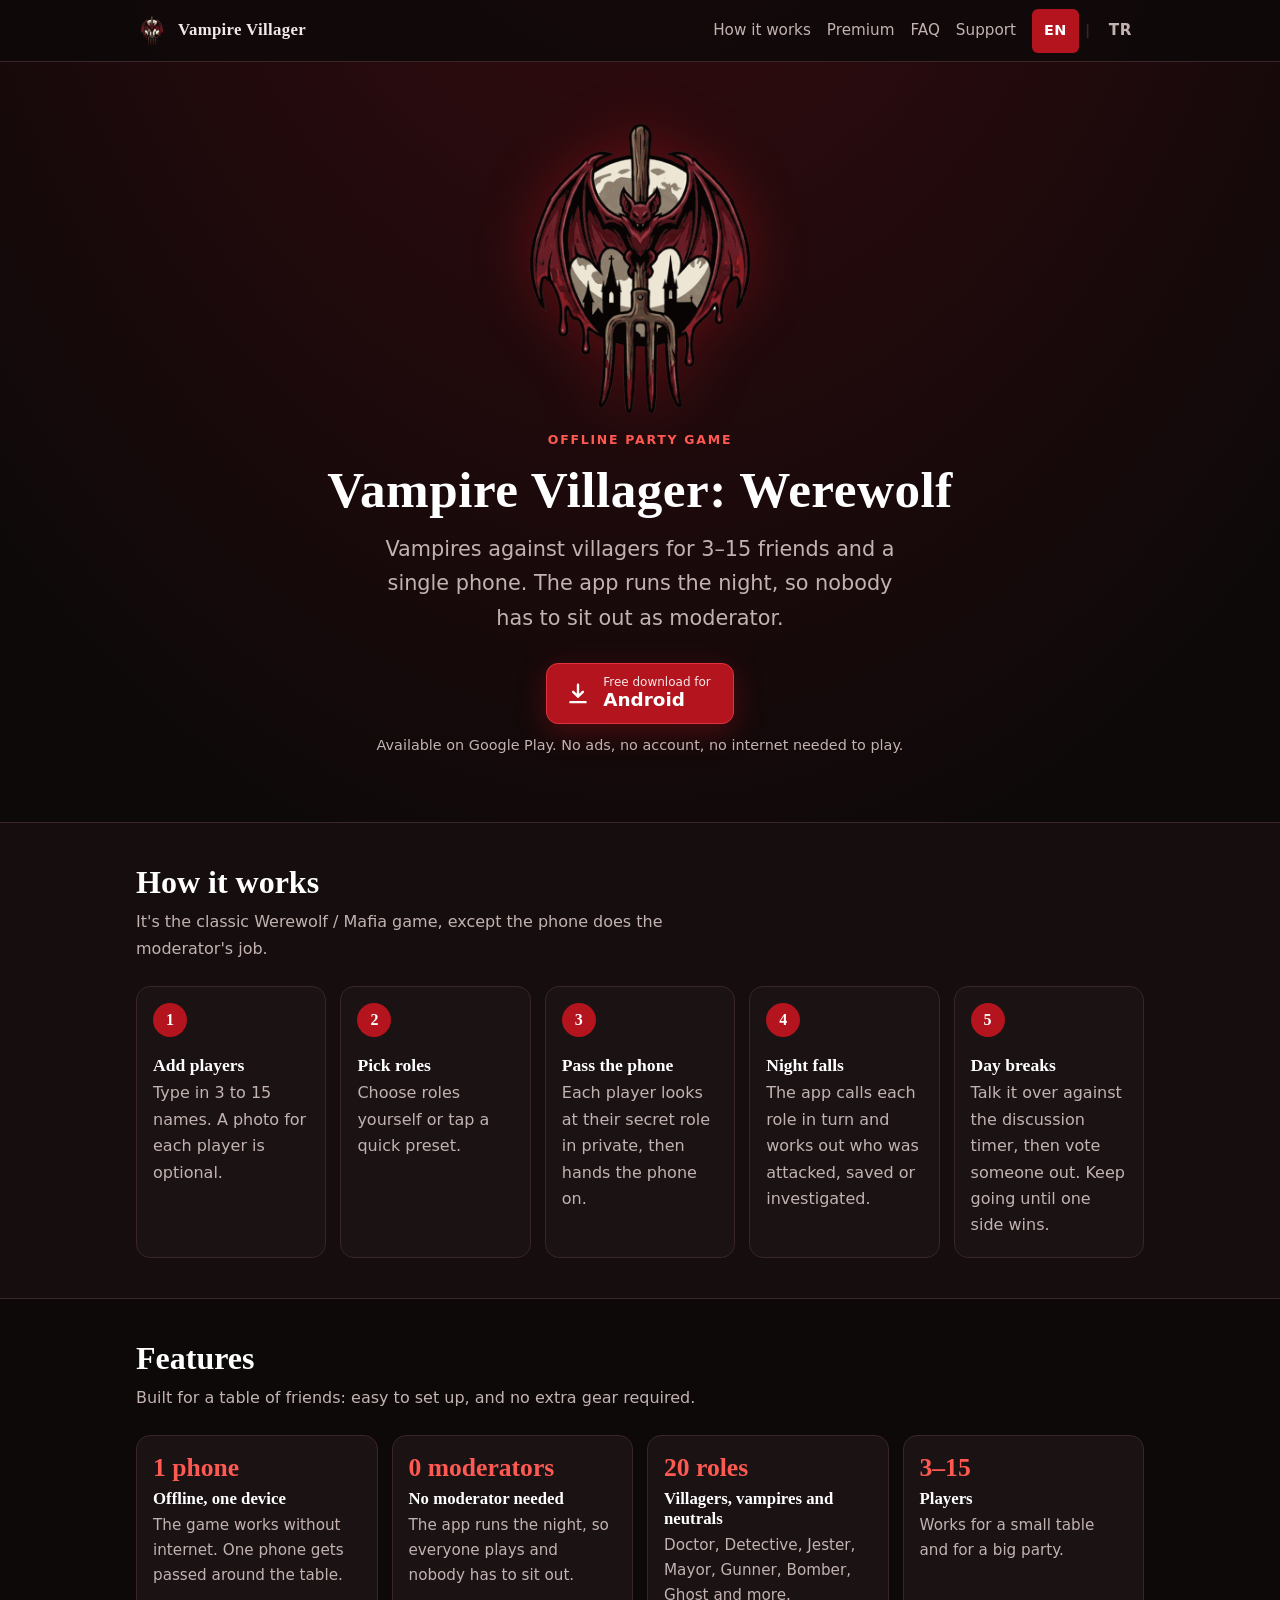
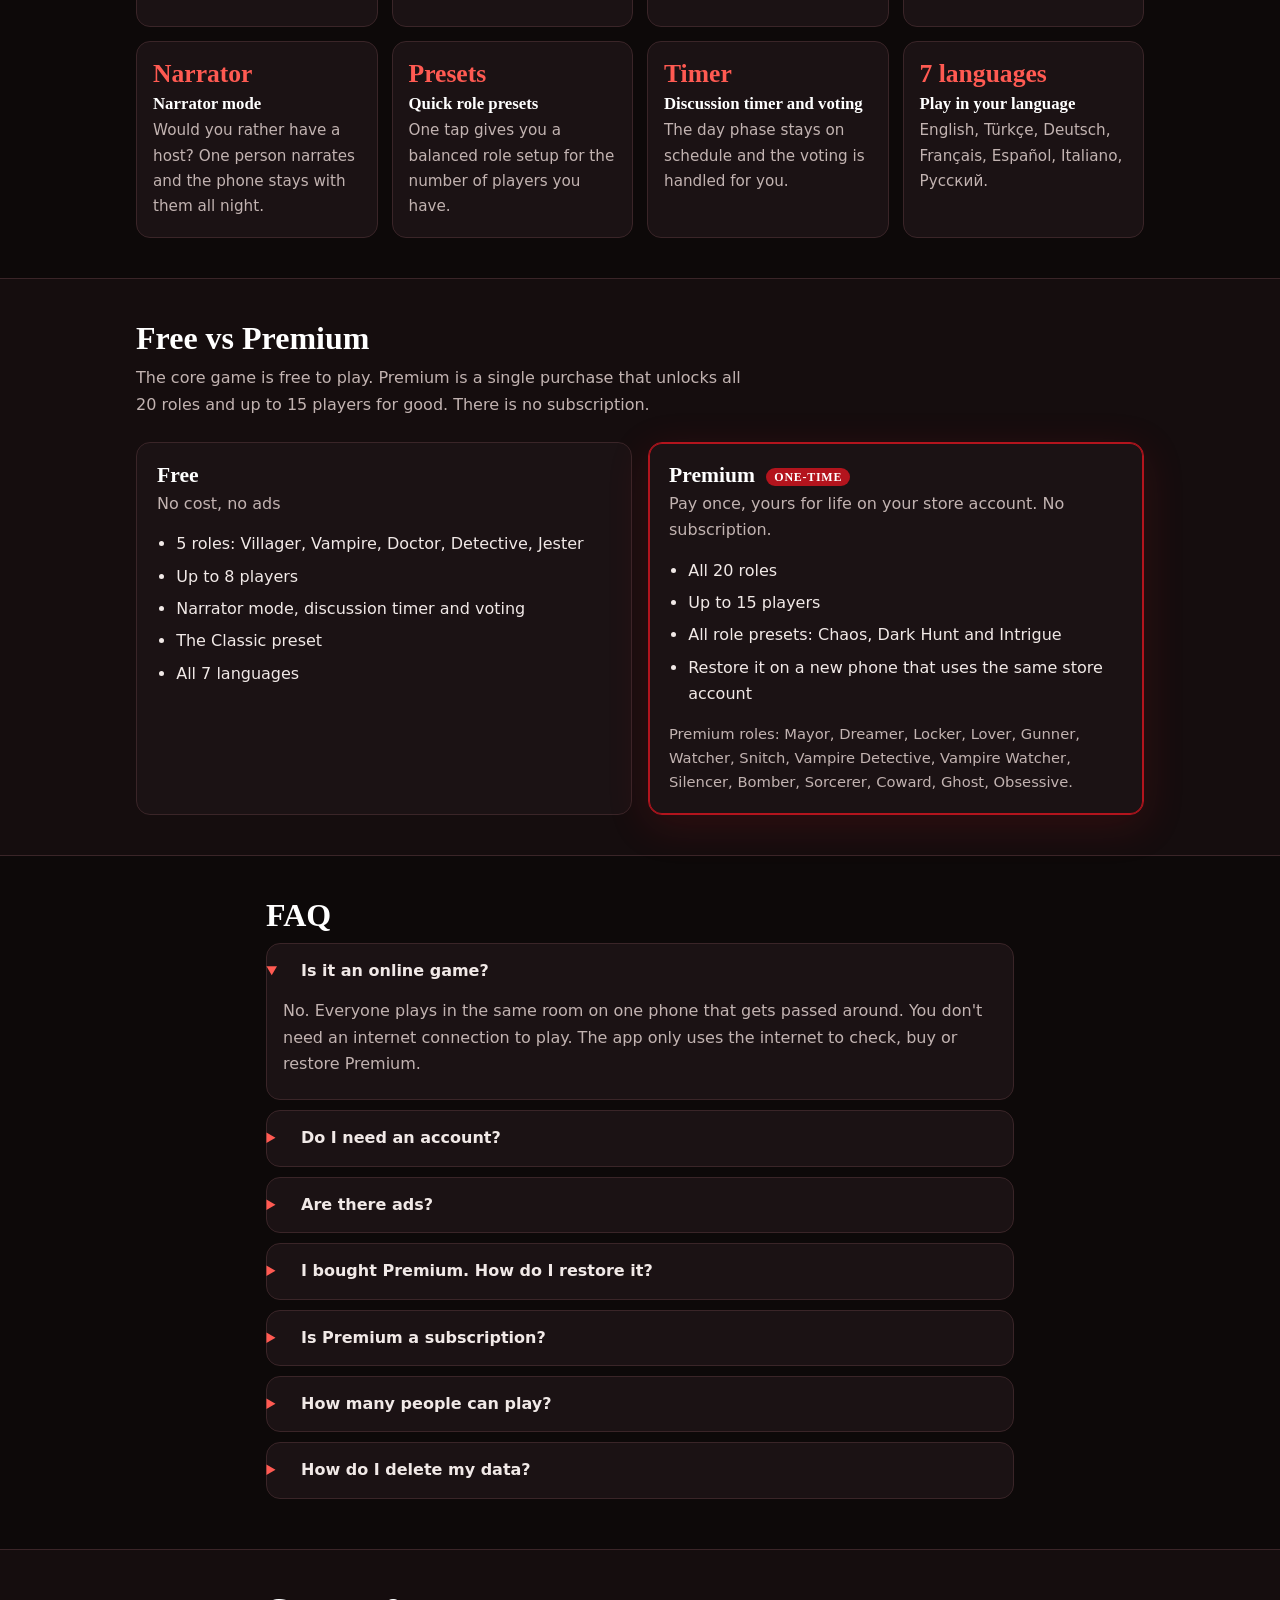
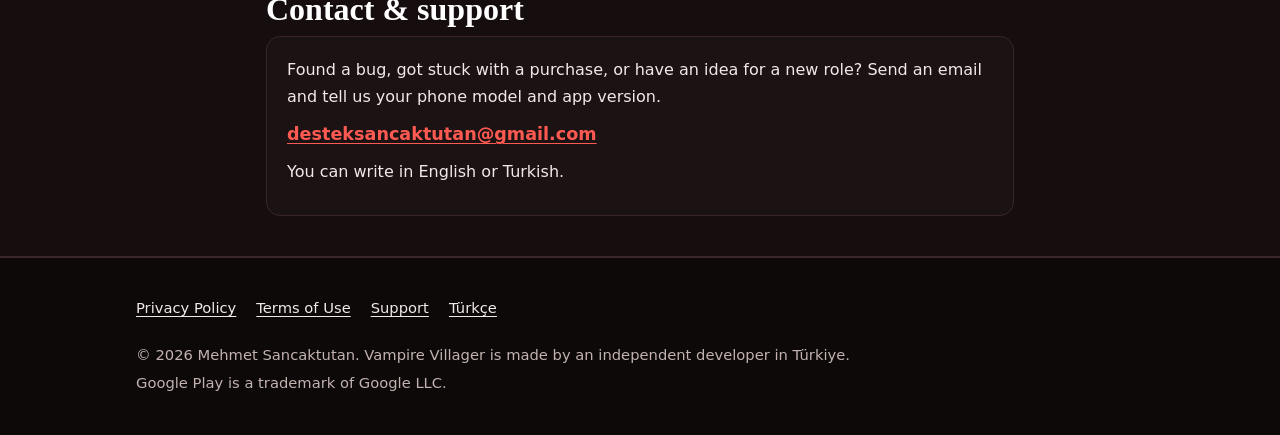
<file: index.html>
<!DOCTYPE html>
<html lang="en">
<head>
<meta charset="utf-8">
<meta name="viewport" content="width=device-width, initial-scale=1">
<title>Vampire Villager: Werewolf – offline party game for one phone</title>
<meta name="description" content="Vampire Villager: Werewolf is an offline Werewolf/Mafia-style party game for 3–15 players on a single phone. The app runs the night, so no moderator is needed. No ads, no account.">
<link rel="canonical" href="https://mehmetsancaktutan.github.io/support-website1/">
<link rel="alternate" hreflang="en" href="https://mehmetsancaktutan.github.io/support-website1/">
<link rel="alternate" hreflang="tr" href="https://mehmetsancaktutan.github.io/support-website1/tr/">
<link rel="alternate" hreflang="x-default" href="https://mehmetsancaktutan.github.io/support-website1/">
<meta name="theme-color" content="#0d0909">
<meta name="robots" content="index, follow">
<meta property="og:type" content="website">
<meta property="og:site_name" content="Vampire Villager">
<meta property="og:title" content="Vampire Villager: Werewolf – offline party game for one phone">
<meta property="og:description" content="Vampires vs villagers for 3–15 players. One phone, no moderator, no internet, no ads.">
<meta property="og:url" content="https://mehmetsancaktutan.github.io/support-website1/">
<meta property="og:image" content="https://mehmetsancaktutan.github.io/support-website1/assets/og-image.jpg">
<meta property="og:image:width" content="1200">
<meta property="og:image:height" content="630">
<meta property="og:image:alt" content="Vampire Villager logo: a red bat and a pitchfork in front of a full moon">
<meta property="og:locale" content="en_US">
<meta property="og:locale:alternate" content="tr_TR">
<meta name="twitter:card" content="summary_large_image">
<link rel="icon" type="image/png" sizes="32x32" href="assets/favicon-32.png">
<link rel="icon" type="image/png" sizes="192x192" href="assets/icon-192.png">
<link rel="apple-touch-icon" href="assets/apple-touch-icon.png">
<link rel="stylesheet" href="assets/site.css">
</head>
<body>
<a class="skip-link" href="#main">Skip to content</a>
<header class="site-header">
  <div class="wrap">
    <a class="brand" href="./" aria-current="page"><img src="assets/favicon-32.png" alt="" width="32" height="32">Vampire Villager</a>
    <nav class="header-nav" aria-label="Main">
      <ul>
        <li><a href="#how">How it works</a></li>
        <li><a href="#premium">Premium</a></li>
        <li><a href="#faq">FAQ</a></li>
        <li><a href="#support">Support</a></li>
      </ul>
      <p class="lang"><span aria-current="true" lang="en">EN</span><span class="sep" aria-hidden="true">|</span><a href="tr/" hreflang="tr" lang="tr" title="Türkçe">TR</a></p>
    </nav>
  </div>
</header>

<main id="main">
  <div class="hero">
    <div class="wrap">
      <img class="hero-logo" src="assets/logo-320.png" srcset="assets/logo-320.png 320w, assets/logo-640.png 640w" sizes="(min-width: 700px) 300px, 240px" width="300" height="300" alt="Vampire Villager logo: a red bat and a pitchfork in front of a full moon">
      <p class="eyebrow">Offline party game</p>
      <h1>Vampire Villager: Werewolf</h1>
      <p class="pitch">Vampires against villagers for 3–15 friends and a single phone. The app runs the night, so nobody has to sit out as moderator.</p>
      <div class="cta-row">
        <a class="btn-play" href="https://play.google.com/store/apps/details?id=com.mehmett1.vampirkoylu" rel="noopener">
          <svg viewBox="0 0 24 24" aria-hidden="true" focusable="false"><path fill="none" stroke="currentColor" stroke-width="2.2" stroke-linecap="round" stroke-linejoin="round" d="M12 3.5v11m-4.5-4.5 4.5 4.5 4.5-4.5M5 19.5h14"/></svg>
          <span><span class="small">Free download for</span><span class="big">Android</span></span>
        </a>
        <p class="cta-note">Available on Google Play. No ads, no account, no internet needed to play.</p>
      </div>
    </div>
  </div>

  <section id="how" class="section-alt" aria-labelledby="how-title">
    <div class="wrap">
      <h2 id="how-title">How it works</h2>
      <p class="section-lead">It's the classic Werewolf / Mafia game, except the phone does the moderator's job.</p>
      <ol class="steps">
        <li><h3>Add players</h3><p>Type in 3 to 15 names. A photo for each player is optional.</p></li>
        <li><h3>Pick roles</h3><p>Choose roles yourself or tap a quick preset.</p></li>
        <li><h3>Pass the phone</h3><p>Each player looks at their secret role in private, then hands the phone on.</p></li>
        <li><h3>Night falls</h3><p>The app calls each role in turn and works out who was attacked, saved or investigated.</p></li>
        <li><h3>Day breaks</h3><p>Talk it over against the discussion timer, then vote someone out. Keep going until one side wins.</p></li>
      </ol>
    </div>
  </section>

  <section id="features" aria-labelledby="features-title">
    <div class="wrap">
      <h2 id="features-title">Features</h2>
      <p class="section-lead">Built for a table of friends: easy to set up, and no extra gear required.</p>
      <ul class="features">
        <li><span class="stat">1 phone</span><h3>Offline, one device</h3><p>The game works without internet. One phone gets passed around the table.</p></li>
        <li><span class="stat">0 moderators</span><h3>No moderator needed</h3><p>The app runs the night, so everyone plays and nobody has to sit out.</p></li>
        <li><span class="stat">20 roles</span><h3>Villagers, vampires and neutrals</h3><p>Doctor, Detective, Jester, Mayor, Gunner, Bomber, Ghost and more.</p></li>
        <li><span class="stat">3–15</span><h3>Players</h3><p>Works for a small table and for a big party.</p></li>
        <li><span class="stat">Narrator</span><h3>Narrator mode</h3><p>Would you rather have a host? One person narrates and the phone stays with them all night.</p></li>
        <li><span class="stat">Presets</span><h3>Quick role presets</h3><p>One tap gives you a balanced role setup for the number of players you have.</p></li>
        <li><span class="stat">Timer</span><h3>Discussion timer and voting</h3><p>The day phase stays on schedule and the voting is handled for you.</p></li>
        <li><span class="stat">7 languages</span><h3>Play in your language</h3><p>English, <span lang="tr">Türkçe</span>, <span lang="de">Deutsch</span>, <span lang="fr">Français</span>, <span lang="es">Español</span>, <span lang="it">Italiano</span>, <span lang="ru">Русский</span>.</p></li>
      </ul>
    </div>
  </section>

  <section id="premium" class="section-alt" aria-labelledby="premium-title">
    <div class="wrap">
      <h2 id="premium-title">Free vs Premium</h2>
      <p class="section-lead">The core game is free to play. Premium is a single purchase that unlocks all 20 roles and up to 15 players for good. There is no subscription.</p>
      <div class="plans">
        <article class="plan" aria-labelledby="plan-free">
          <h3 id="plan-free">Free</h3>
          <p class="price">No cost, no ads</p>
          <ul>
            <li>5 roles: Villager, Vampire, Doctor, Detective, Jester</li>
            <li>Up to 8 players</li>
            <li>Narrator mode, discussion timer and voting</li>
            <li>The Classic preset</li>
            <li>All 7 languages</li>
          </ul>
        </article>
        <article class="plan premium" aria-labelledby="plan-premium">
          <h3 id="plan-premium">Premium <span class="badge">One-time</span></h3>
          <p class="price">Pay once, yours for life on your store account. No subscription.</p>
          <ul>
            <li>All 20 roles</li>
            <li>Up to 15 players</li>
            <li>All role presets: Chaos, Dark Hunt and Intrigue</li>
            <li>Restore it on a new phone that uses the same store account</li>
          </ul>
          <p class="roles">Premium roles: Mayor, Dreamer, Locker, Lover, Gunner, Watcher, Snitch, Vampire Detective, Vampire Watcher, Silencer, Bomber, Sorcerer, Coward, Ghost, Obsessive.</p>
        </article>
      </div>
    </div>
  </section>

  <section id="faq" aria-labelledby="faq-title">
    <div class="wrap narrow">
      <h2 id="faq-title">FAQ</h2>
      <div class="faq">
        <details open>
          <summary>Is it an online game?</summary>
          <div><p>No. Everyone plays in the same room on one phone that gets passed around. You don't need an internet connection to play. The app only uses the internet to check, buy or restore Premium.</p></div>
        </details>
        <details>
          <summary>Do I need an account?</summary>
          <div><p>No. There is no sign-up or login. Player names and photos are stored on your phone and never sent to us.</p></div>
        </details>
        <details>
          <summary>Are there ads?</summary>
          <div><p>None at all. The app also has no analytics or tracking tools.</p></div>
        </details>
        <details>
          <summary>I bought Premium. How do I restore it?</summary>
          <div><p>Sign in to your phone with the Google account you used to buy Premium, open the app's <strong>Shop</strong> screen and tap <strong>Restore Purchases</strong>. The purchase is linked to your store account, so it also works after you reinstall the app or move to a new phone.</p></div>
        </details>
        <details>
          <summary>Is Premium a subscription?</summary>
          <div><p>No. You pay once and there are no recurring charges. Google Play handles payment and refunds.</p></div>
        </details>
        <details>
          <summary>How many people can play?</summary>
          <div><p>From 3 players. The free version goes up to 8 players and Premium goes up to 15.</p></div>
        </details>
        <details>
          <summary>How do I delete my data?</summary>
          <div><p>All game data stays on your phone. <strong>Settings › Reset Data</strong> in the app permanently deletes saved players and their photos, the role setup and game settings (version 1.0.8 and later). Uninstalling the app or clearing its storage removes everything. The <a href="privacy.html#deletion">privacy policy</a> has more detail.</p></div>
        </details>
      </div>
    </div>
  </section>

  <section id="support" class="section-alt" aria-labelledby="support-title">
    <div class="wrap narrow">
      <h2 id="support-title">Contact &amp; support</h2>
      <div class="contact-card">
        <p>Found a bug, got stuck with a purchase, or have an idea for a new role? Send an email and tell us your phone model and app version.</p>
        <p class="email"><a href="mailto:desteksancaktutan@gmail.com">desteksancaktutan@gmail.com</a></p>
        <p>You can write in English or Turkish.</p>
      </div>
    </div>
  </section>
</main>

<footer class="site-footer">
  <div class="wrap">
    <nav aria-label="Footer">
      <ul>
        <li><a href="privacy.html">Privacy Policy</a></li>
        <li><a href="terms.html">Terms of Use</a></li>
        <li><a href="mailto:desteksancaktutan@gmail.com">Support</a></li>
        <li><a href="tr/" hreflang="tr" lang="tr">Türkçe</a></li>
      </ul>
    </nav>
    <p>© 2026 Mehmet Sancaktutan. Vampire Villager is made by an independent developer in Türkiye.</p>
    <p>Google Play is a trademark of Google LLC.</p>
  </div>
</footer>
</body>
</html>
</file>
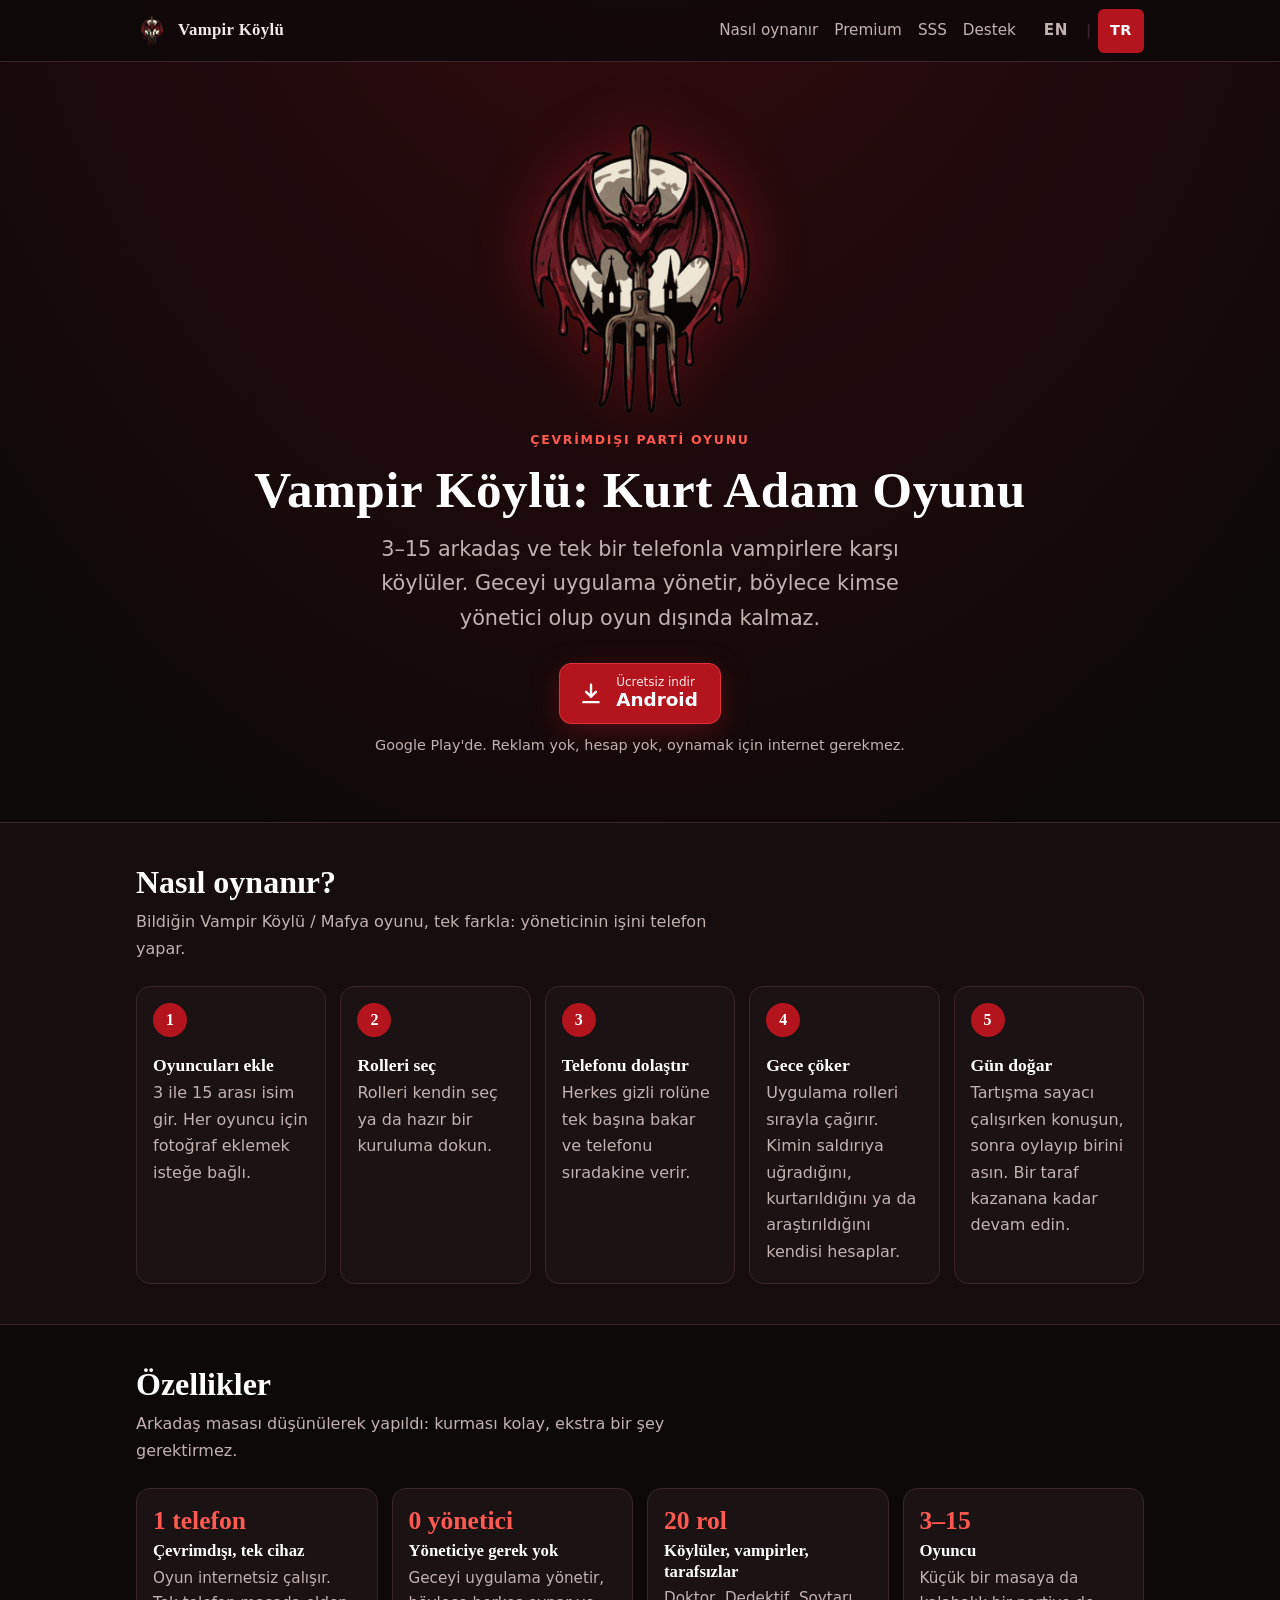
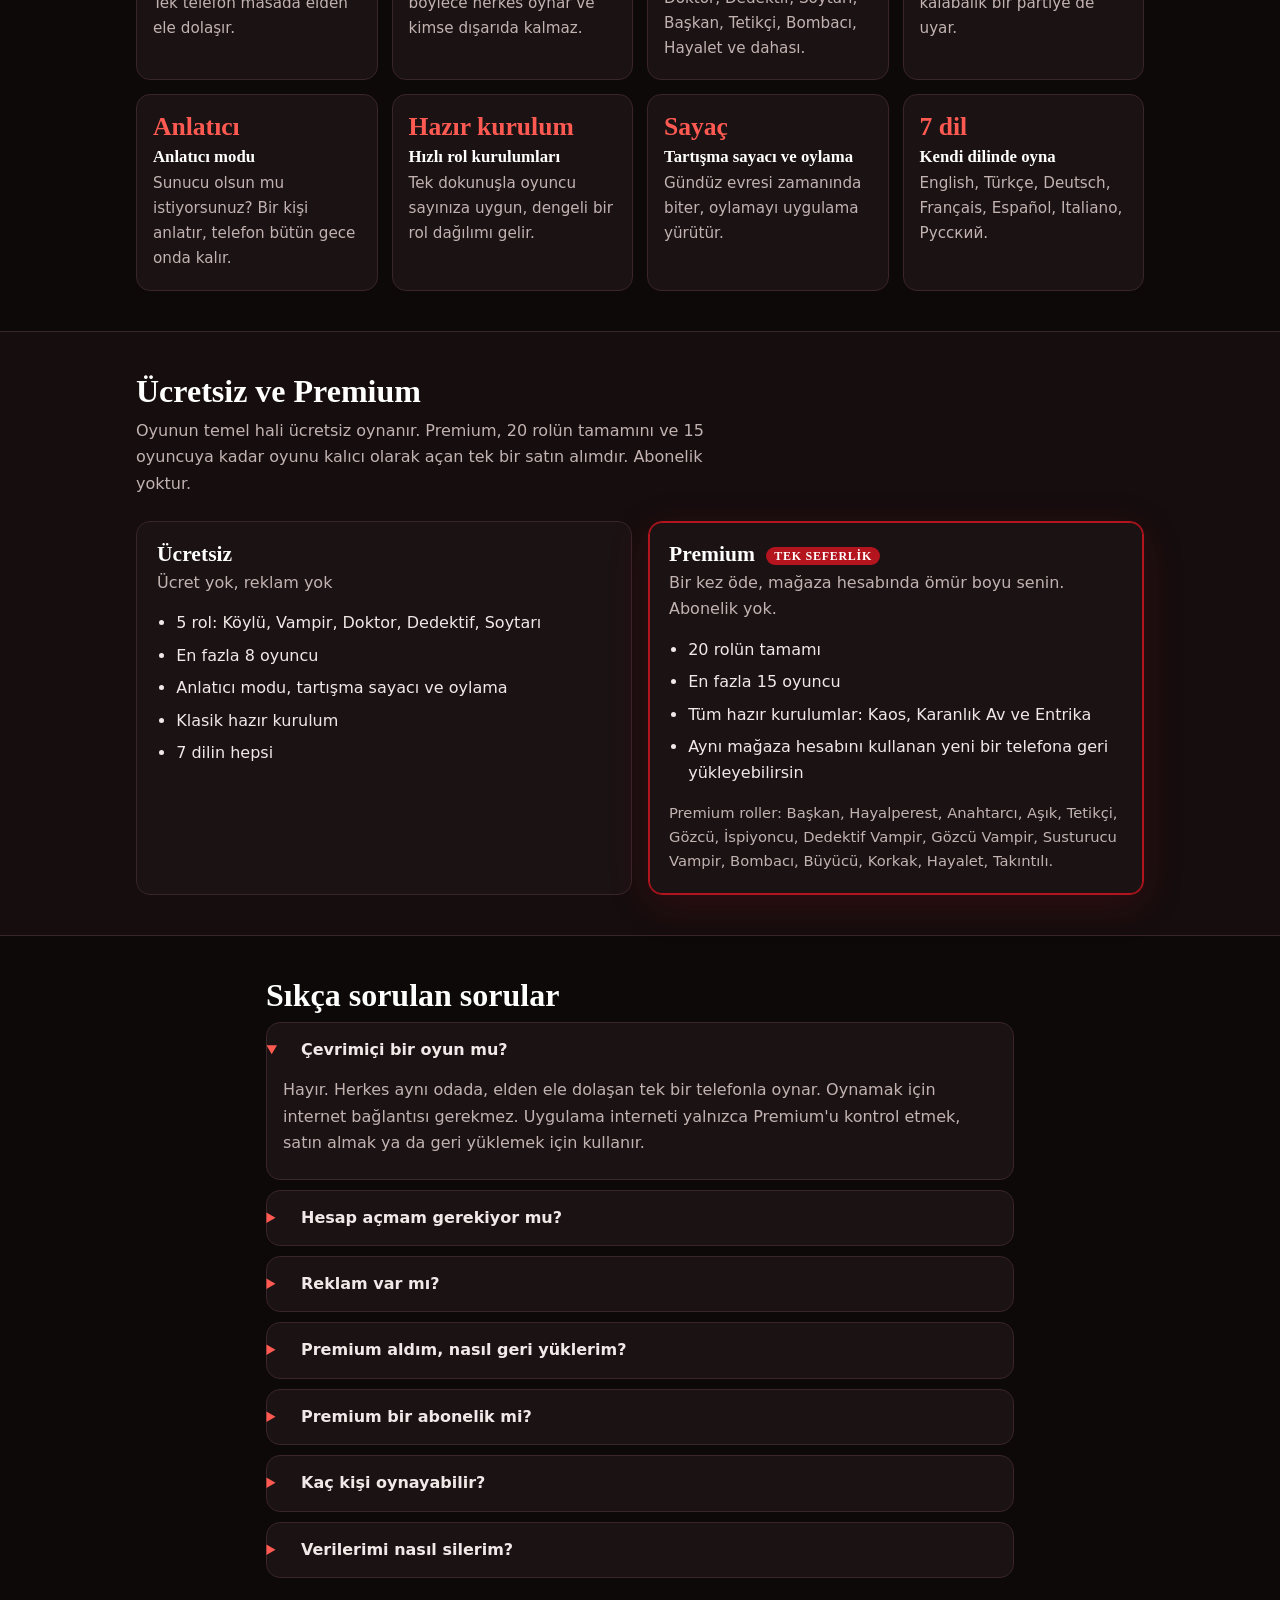
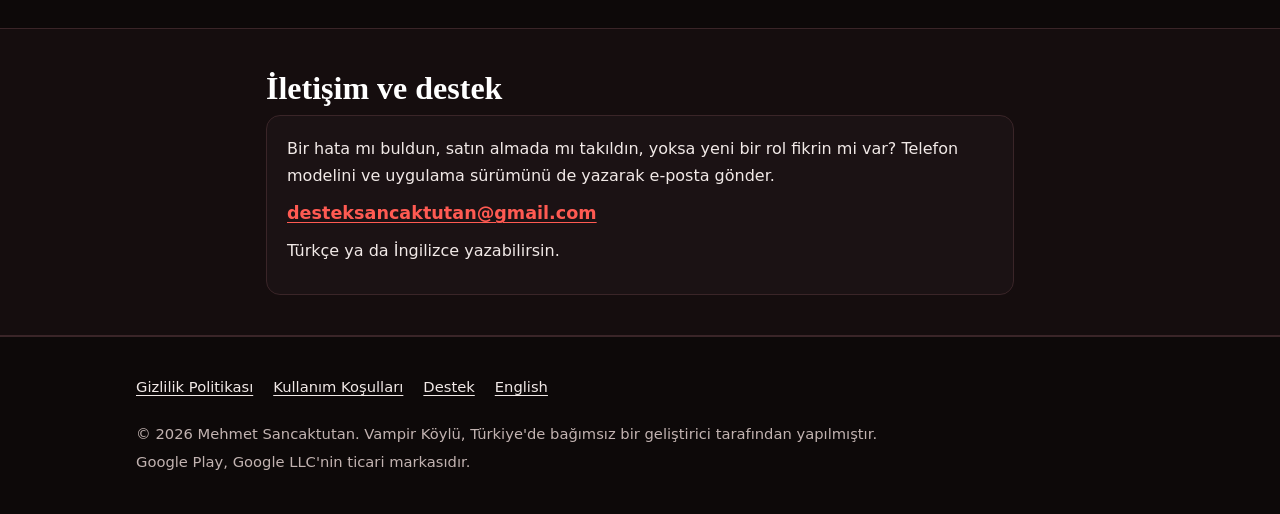
<file: tr/index.html>
<!DOCTYPE html>
<html lang="tr">
<head>
<meta charset="utf-8">
<meta name="viewport" content="width=device-width, initial-scale=1">
<title>Vampir Köylü: Kurt Adam Oyunu – tek telefonla çevrimdışı parti oyunu</title>
<meta name="description" content="Vampir Köylü: Kurt Adam Oyunu, 3–15 kişinin tek telefonla oynadığı çevrimdışı bir Vampir Köylü / Mafya parti oyunudur. Geceyi uygulama yönetir, yöneticiye gerek yoktur. Reklam yok, hesap yok.">
<link rel="canonical" href="https://mehmetsancaktutan.github.io/support-website1/tr/">
<link rel="alternate" hreflang="en" href="https://mehmetsancaktutan.github.io/support-website1/">
<link rel="alternate" hreflang="tr" href="https://mehmetsancaktutan.github.io/support-website1/tr/">
<link rel="alternate" hreflang="x-default" href="https://mehmetsancaktutan.github.io/support-website1/">
<meta name="theme-color" content="#0d0909">
<meta name="robots" content="index, follow">
<meta property="og:type" content="website">
<meta property="og:site_name" content="Vampir Köylü">
<meta property="og:title" content="Vampir Köylü: Kurt Adam Oyunu – tek telefonla çevrimdışı parti oyunu">
<meta property="og:description" content="3–15 kişilik vampirler ve köylüler oyunu. Tek telefon, yönetici yok, internet yok, reklam yok.">
<meta property="og:url" content="https://mehmetsancaktutan.github.io/support-website1/tr/">
<meta property="og:image" content="https://mehmetsancaktutan.github.io/support-website1/assets/og-image.jpg">
<meta property="og:image:width" content="1200">
<meta property="og:image:height" content="630">
<meta property="og:image:alt" content="Vampir Köylü logosu: dolunayın önünde kırmızı bir yarasa ve yaba">
<meta property="og:locale" content="tr_TR">
<meta property="og:locale:alternate" content="en_US">
<meta name="twitter:card" content="summary_large_image">
<link rel="icon" type="image/png" sizes="32x32" href="../assets/favicon-32.png">
<link rel="icon" type="image/png" sizes="192x192" href="../assets/icon-192.png">
<link rel="apple-touch-icon" href="../assets/apple-touch-icon.png">
<link rel="stylesheet" href="../assets/site.css">
</head>
<body>
<a class="skip-link" href="#main">İçeriğe geç</a>
<header class="site-header">
  <div class="wrap">
    <a class="brand" href="./" aria-current="page"><img src="../assets/favicon-32.png" alt="" width="32" height="32">Vampir Köylü</a>
    <nav class="header-nav" aria-label="Ana menü">
      <ul>
        <li><a href="#nasil">Nasıl oynanır</a></li>
        <li><a href="#premium">Premium</a></li>
        <li><a href="#sss">SSS</a></li>
        <li><a href="#destek">Destek</a></li>
      </ul>
      <p class="lang"><a href="../" hreflang="en" lang="en" title="English">EN</a><span class="sep" aria-hidden="true">|</span><span aria-current="true" lang="tr">TR</span></p>
    </nav>
  </div>
</header>

<main id="main">
  <div class="hero">
    <div class="wrap">
      <img class="hero-logo" src="../assets/logo-320.png" srcset="../assets/logo-320.png 320w, ../assets/logo-640.png 640w" sizes="(min-width: 700px) 300px, 240px" width="300" height="300" alt="Vampir Köylü logosu: dolunayın önünde kırmızı bir yarasa ve yaba">
      <p class="eyebrow">Çevrimdışı parti oyunu</p>
      <h1>Vampir Köylü: Kurt Adam Oyunu</h1>
      <p class="pitch">3–15 arkadaş ve tek bir telefonla vampirlere karşı köylüler. Geceyi uygulama yönetir, böylece kimse yönetici olup oyun dışında kalmaz.</p>
      <div class="cta-row">
        <a class="btn-play" href="https://play.google.com/store/apps/details?id=com.mehmett1.vampirkoylu&amp;hl=tr" rel="noopener">
          <svg viewBox="0 0 24 24" aria-hidden="true" focusable="false"><path fill="none" stroke="currentColor" stroke-width="2.2" stroke-linecap="round" stroke-linejoin="round" d="M12 3.5v11m-4.5-4.5 4.5 4.5 4.5-4.5M5 19.5h14"/></svg>
          <span><span class="small">Ücretsiz indir</span><span class="big">Android</span></span>
        </a>
        <p class="cta-note">Google Play'de. Reklam yok, hesap yok, oynamak için internet gerekmez.</p>
      </div>
    </div>
  </div>

  <section id="nasil" class="section-alt" aria-labelledby="nasil-baslik">
    <div class="wrap">
      <h2 id="nasil-baslik">Nasıl oynanır?</h2>
      <p class="section-lead">Bildiğin Vampir Köylü / Mafya oyunu, tek farkla: yöneticinin işini telefon yapar.</p>
      <ol class="steps">
        <li><h3>Oyuncuları ekle</h3><p>3 ile 15 arası isim gir. Her oyuncu için fotoğraf eklemek isteğe bağlı.</p></li>
        <li><h3>Rolleri seç</h3><p>Rolleri kendin seç ya da hazır bir kuruluma dokun.</p></li>
        <li><h3>Telefonu dolaştır</h3><p>Herkes gizli rolüne tek başına bakar ve telefonu sıradakine verir.</p></li>
        <li><h3>Gece çöker</h3><p>Uygulama rolleri sırayla çağırır. Kimin saldırıya uğradığını, kurtarıldığını ya da araştırıldığını kendisi hesaplar.</p></li>
        <li><h3>Gün doğar</h3><p>Tartışma sayacı çalışırken konuşun, sonra oylayıp birini asın. Bir taraf kazanana kadar devam edin.</p></li>
      </ol>
    </div>
  </section>

  <section id="ozellikler" aria-labelledby="ozellikler-baslik">
    <div class="wrap">
      <h2 id="ozellikler-baslik">Özellikler</h2>
      <p class="section-lead">Arkadaş masası düşünülerek yapıldı: kurması kolay, ekstra bir şey gerektirmez.</p>
      <ul class="features">
        <li><span class="stat">1 telefon</span><h3>Çevrimdışı, tek cihaz</h3><p>Oyun internetsiz çalışır. Tek telefon masada elden ele dolaşır.</p></li>
        <li><span class="stat">0 yönetici</span><h3>Yöneticiye gerek yok</h3><p>Geceyi uygulama yönetir, böylece herkes oynar ve kimse dışarıda kalmaz.</p></li>
        <li><span class="stat">20 rol</span><h3>Köylüler, vampirler, tarafsızlar</h3><p>Doktor, Dedektif, Soytarı, Başkan, Tetikçi, Bombacı, Hayalet ve dahası.</p></li>
        <li><span class="stat">3–15</span><h3>Oyuncu</h3><p>Küçük bir masaya da kalabalık bir partiye de uyar.</p></li>
        <li><span class="stat">Anlatıcı</span><h3>Anlatıcı modu</h3><p>Sunucu olsun mu istiyorsunuz? Bir kişi anlatır, telefon bütün gece onda kalır.</p></li>
        <li><span class="stat">Hazır kurulum</span><h3>Hızlı rol kurulumları</h3><p>Tek dokunuşla oyuncu sayınıza uygun, dengeli bir rol dağılımı gelir.</p></li>
        <li><span class="stat">Sayaç</span><h3>Tartışma sayacı ve oylama</h3><p>Gündüz evresi zamanında biter, oylamayı uygulama yürütür.</p></li>
        <li><span class="stat">7 dil</span><h3>Kendi dilinde oyna</h3><p><span lang="en">English</span>, Türkçe, <span lang="de">Deutsch</span>, <span lang="fr">Français</span>, <span lang="es">Español</span>, <span lang="it">Italiano</span>, <span lang="ru">Русский</span>.</p></li>
      </ul>
    </div>
  </section>

  <section id="premium" class="section-alt" aria-labelledby="premium-baslik">
    <div class="wrap">
      <h2 id="premium-baslik">Ücretsiz ve Premium</h2>
      <p class="section-lead">Oyunun temel hali ücretsiz oynanır. Premium, 20 rolün tamamını ve 15 oyuncuya kadar oyunu kalıcı olarak açan tek bir satın alımdır. Abonelik yoktur.</p>
      <div class="plans">
        <article class="plan" aria-labelledby="plan-ucretsiz">
          <h3 id="plan-ucretsiz">Ücretsiz</h3>
          <p class="price">Ücret yok, reklam yok</p>
          <ul>
            <li>5 rol: Köylü, Vampir, Doktor, Dedektif, Soytarı</li>
            <li>En fazla 8 oyuncu</li>
            <li>Anlatıcı modu, tartışma sayacı ve oylama</li>
            <li>Klasik hazır kurulum</li>
            <li>7 dilin hepsi</li>
          </ul>
        </article>
        <article class="plan premium" aria-labelledby="plan-premium">
          <h3 id="plan-premium">Premium <span class="badge">Tek seferlik</span></h3>
          <p class="price">Bir kez öde, mağaza hesabında ömür boyu senin. Abonelik yok.</p>
          <ul>
            <li>20 rolün tamamı</li>
            <li>En fazla 15 oyuncu</li>
            <li>Tüm hazır kurulumlar: Kaos, Karanlık Av ve Entrika</li>
            <li>Aynı mağaza hesabını kullanan yeni bir telefona geri yükleyebilirsin</li>
          </ul>
          <p class="roles">Premium roller: Başkan, Hayalperest, Anahtarcı, Aşık, Tetikçi, Gözcü, İspiyoncu, Dedektif Vampir, Gözcü Vampir, Susturucu Vampir, Bombacı, Büyücü, Korkak, Hayalet, Takıntılı.</p>
        </article>
      </div>
    </div>
  </section>

  <section id="sss" aria-labelledby="sss-baslik">
    <div class="wrap narrow">
      <h2 id="sss-baslik">Sıkça sorulan sorular</h2>
      <div class="faq">
        <details open>
          <summary>Çevrimiçi bir oyun mu?</summary>
          <div><p>Hayır. Herkes aynı odada, elden ele dolaşan tek bir telefonla oynar. Oynamak için internet bağlantısı gerekmez. Uygulama interneti yalnızca Premium'u kontrol etmek, satın almak ya da geri yüklemek için kullanır.</p></div>
        </details>
        <details>
          <summary>Hesap açmam gerekiyor mu?</summary>
          <div><p>Hayır. Kayıt ya da giriş yok. Oyuncu isimleri ve fotoğrafları telefonunda saklanır, bize asla gönderilmez.</p></div>
        </details>
        <details>
          <summary>Reklam var mı?</summary>
          <div><p>Hiç yok. Uygulamada analiz ya da takip aracı da yoktur.</p></div>
        </details>
        <details>
          <summary>Premium aldım, nasıl geri yüklerim?</summary>
          <div><p>Telefonunda Premium'u satın aldığın Google hesabıyla oturum açık olsun. Uygulamada <strong>Mağaza</strong> ekranını aç ve <strong>Satın Alımları Geri Yükle</strong>'ye dokun. Satın alım mağaza hesabına bağlı olduğu için uygulamayı yeniden yüklediğinde ya da yeni bir telefona geçtiğinde de çalışır.</p></div>
        </details>
        <details>
          <summary>Premium bir abonelik mi?</summary>
          <div><p>Hayır. Bir kez ödersin, tekrarlayan bir ücret yoktur. Ödemeyi ve iadeleri Google Play yürütür.</p></div>
        </details>
        <details>
          <summary>Kaç kişi oynayabilir?</summary>
          <div><p>En az 3 oyuncu gerekir. Ücretsiz sürümde en fazla 8, Premium'da en fazla 15 kişi oynayabilir.</p></div>
        </details>
        <details>
          <summary>Verilerimi nasıl silerim?</summary>
          <div><p>Bütün oyun verileri telefonunda kalır. Uygulamadaki <strong>Ayarlar › Verileri Sıfırla</strong>, kayıtlı oyuncuları ve fotoğraflarını, rol kurulumunu ve oyun ayarlarını kalıcı olarak siler (1.0.8 ve sonrası). Uygulamayı kaldırmak ya da depolamasını temizlemek her şeyi siler. Ayrıntılar <a href="privacy.html#silme">gizlilik politikasında</a>.</p></div>
        </details>
      </div>
    </div>
  </section>

  <section id="destek" class="section-alt" aria-labelledby="destek-baslik">
    <div class="wrap narrow">
      <h2 id="destek-baslik">İletişim ve destek</h2>
      <div class="contact-card">
        <p>Bir hata mı buldun, satın almada mı takıldın, yoksa yeni bir rol fikrin mi var? Telefon modelini ve uygulama sürümünü de yazarak e-posta gönder.</p>
        <p class="email"><a href="mailto:desteksancaktutan@gmail.com">desteksancaktutan@gmail.com</a></p>
        <p>Türkçe ya da İngilizce yazabilirsin.</p>
      </div>
    </div>
  </section>
</main>

<footer class="site-footer">
  <div class="wrap">
    <nav aria-label="Alt menü">
      <ul>
        <li><a href="privacy.html">Gizlilik Politikası</a></li>
        <li><a href="terms.html">Kullanım Koşulları</a></li>
        <li><a href="mailto:desteksancaktutan@gmail.com">Destek</a></li>
        <li><a href="../" hreflang="en" lang="en">English</a></li>
      </ul>
    </nav>
    <p>© 2026 Mehmet Sancaktutan. Vampir Köylü, Türkiye'de bağımsız bir geliştirici tarafından yapılmıştır.</p>
    <p>Google Play, Google LLC'nin ticari markasıdır.</p>
  </div>
</footer>
</body>
</html>
</file>
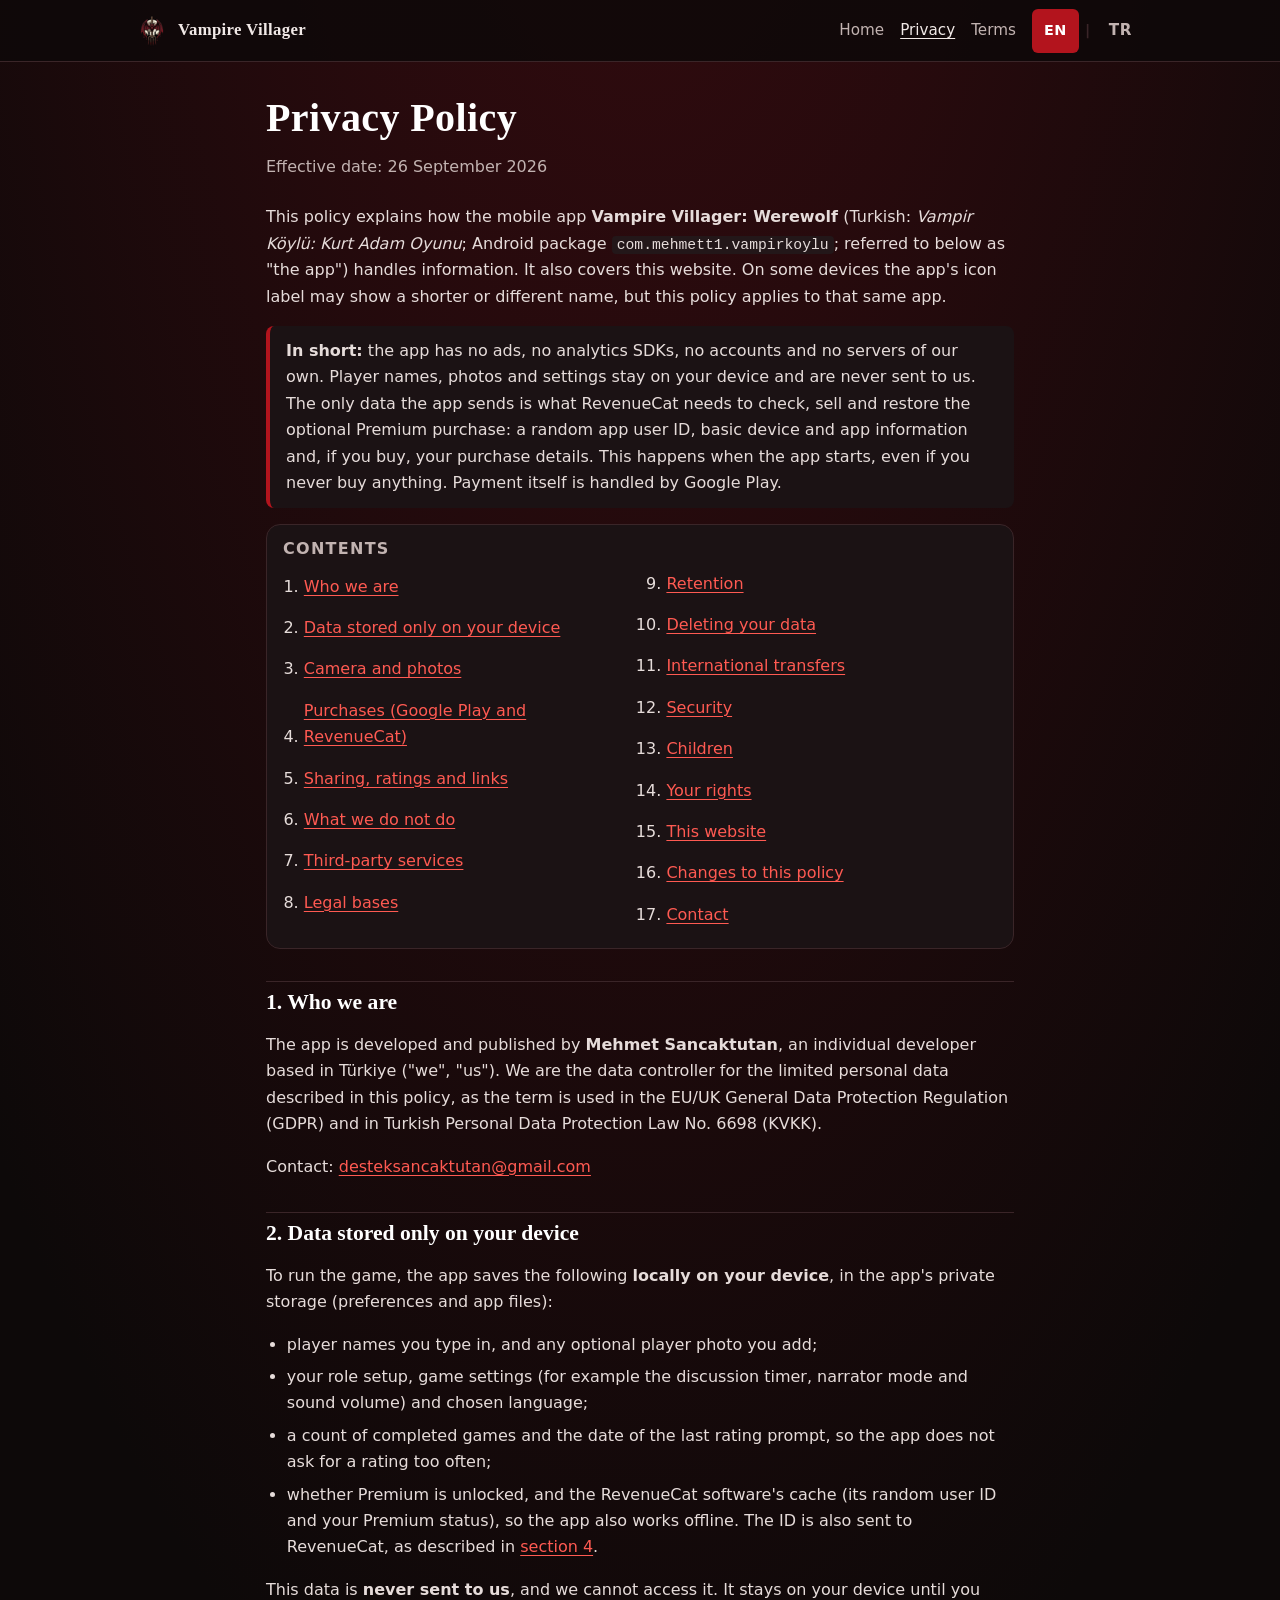
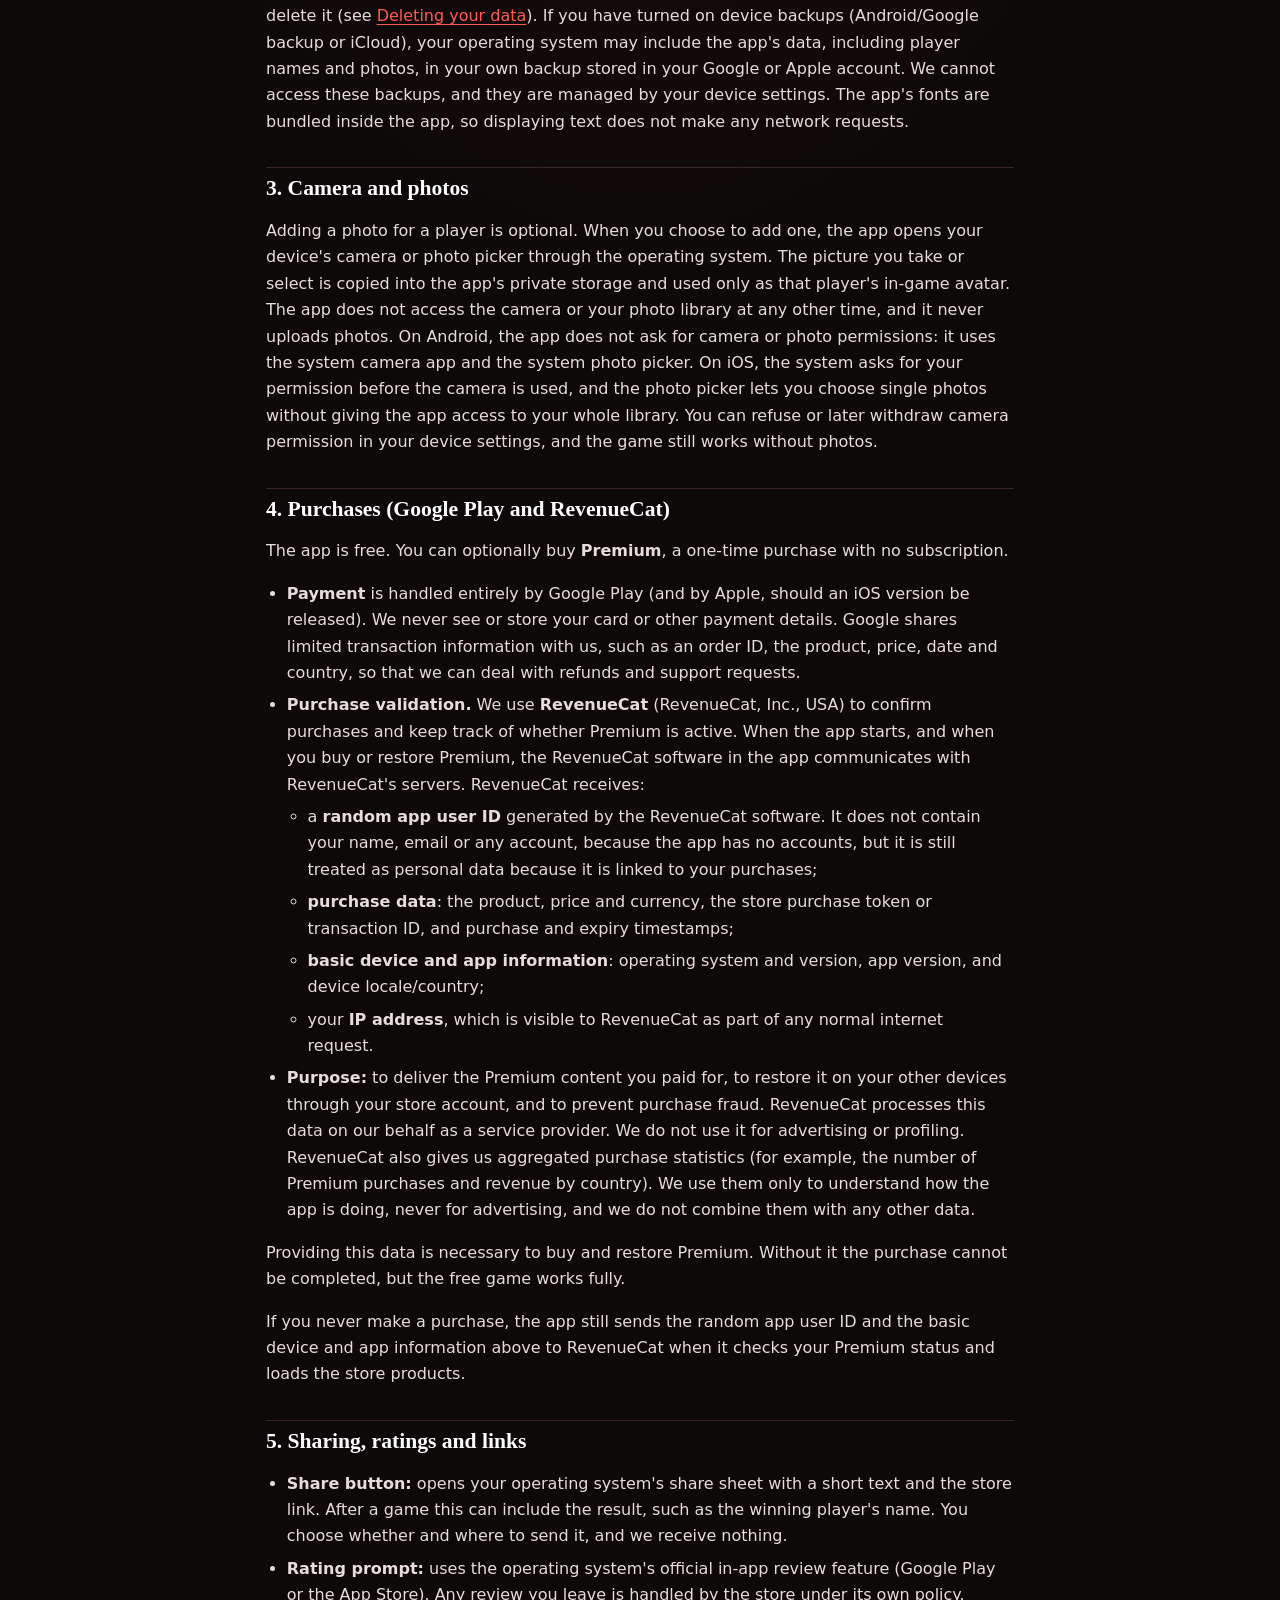
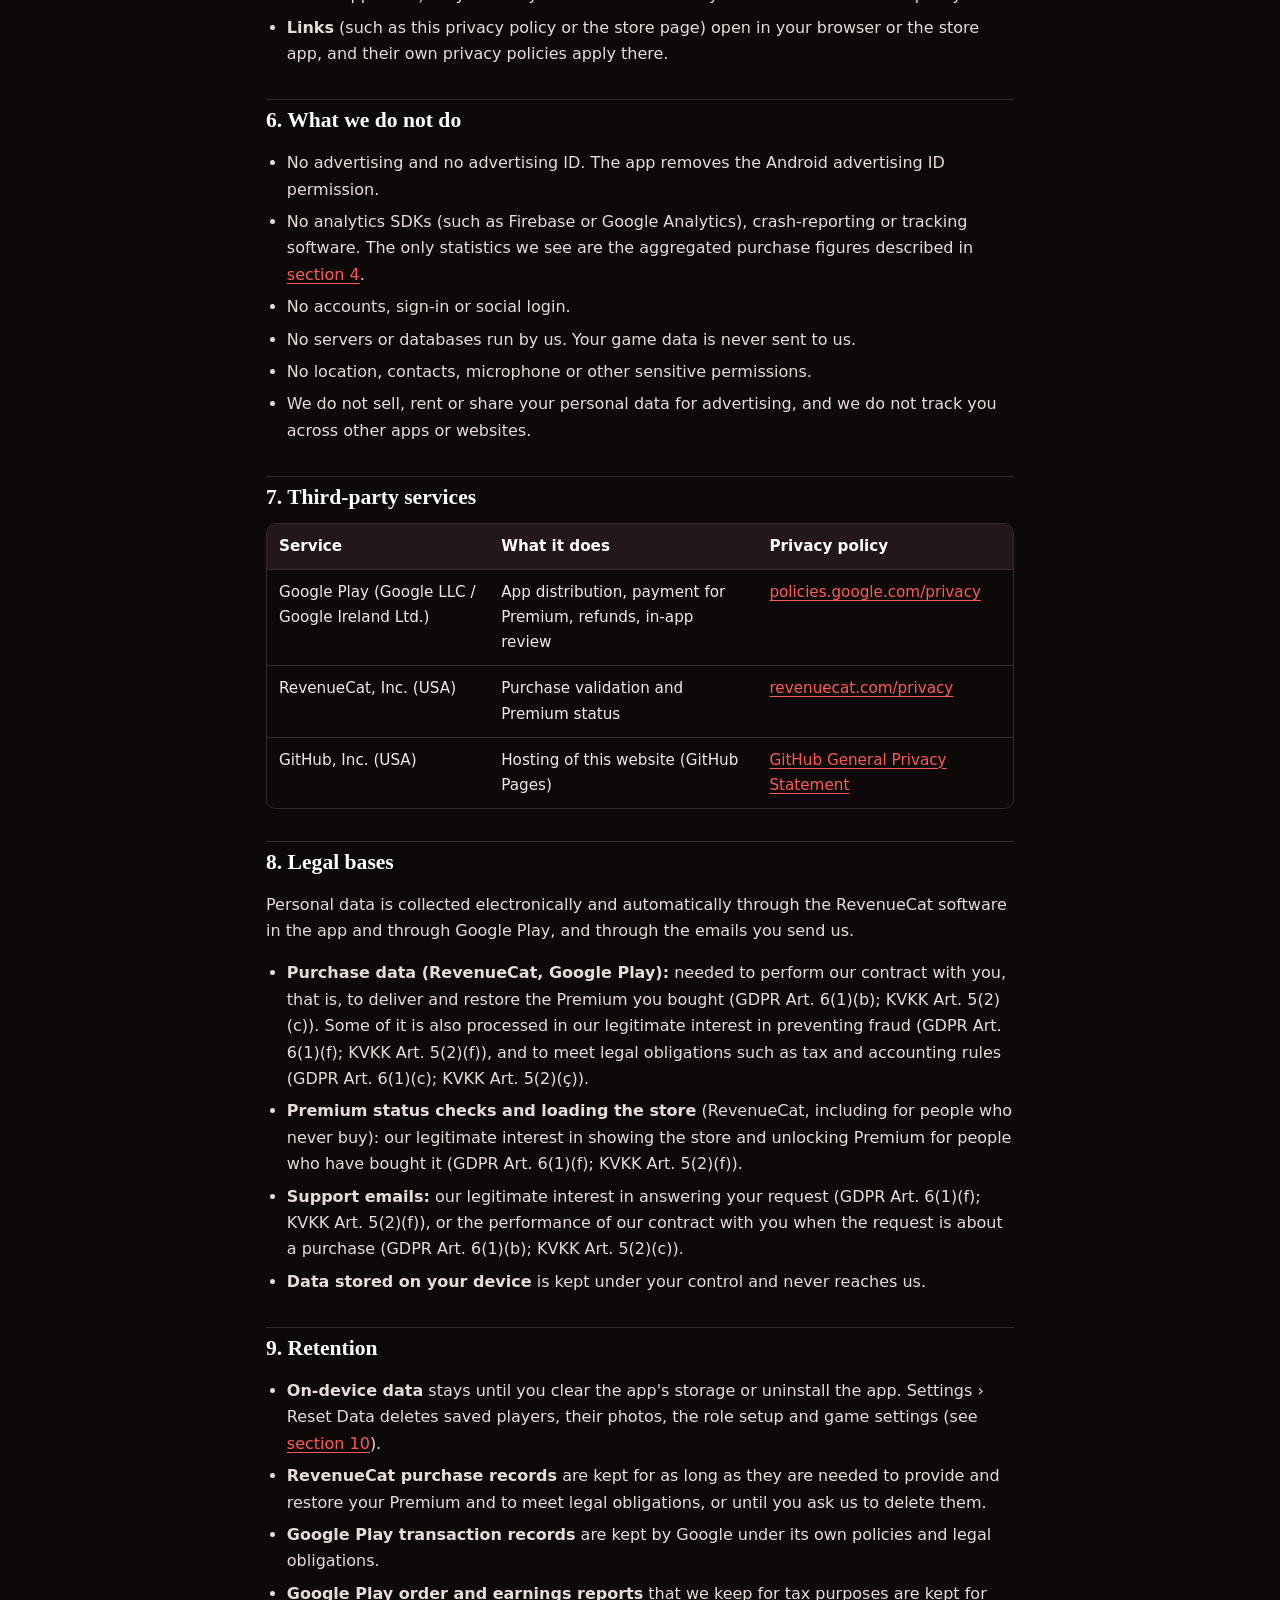
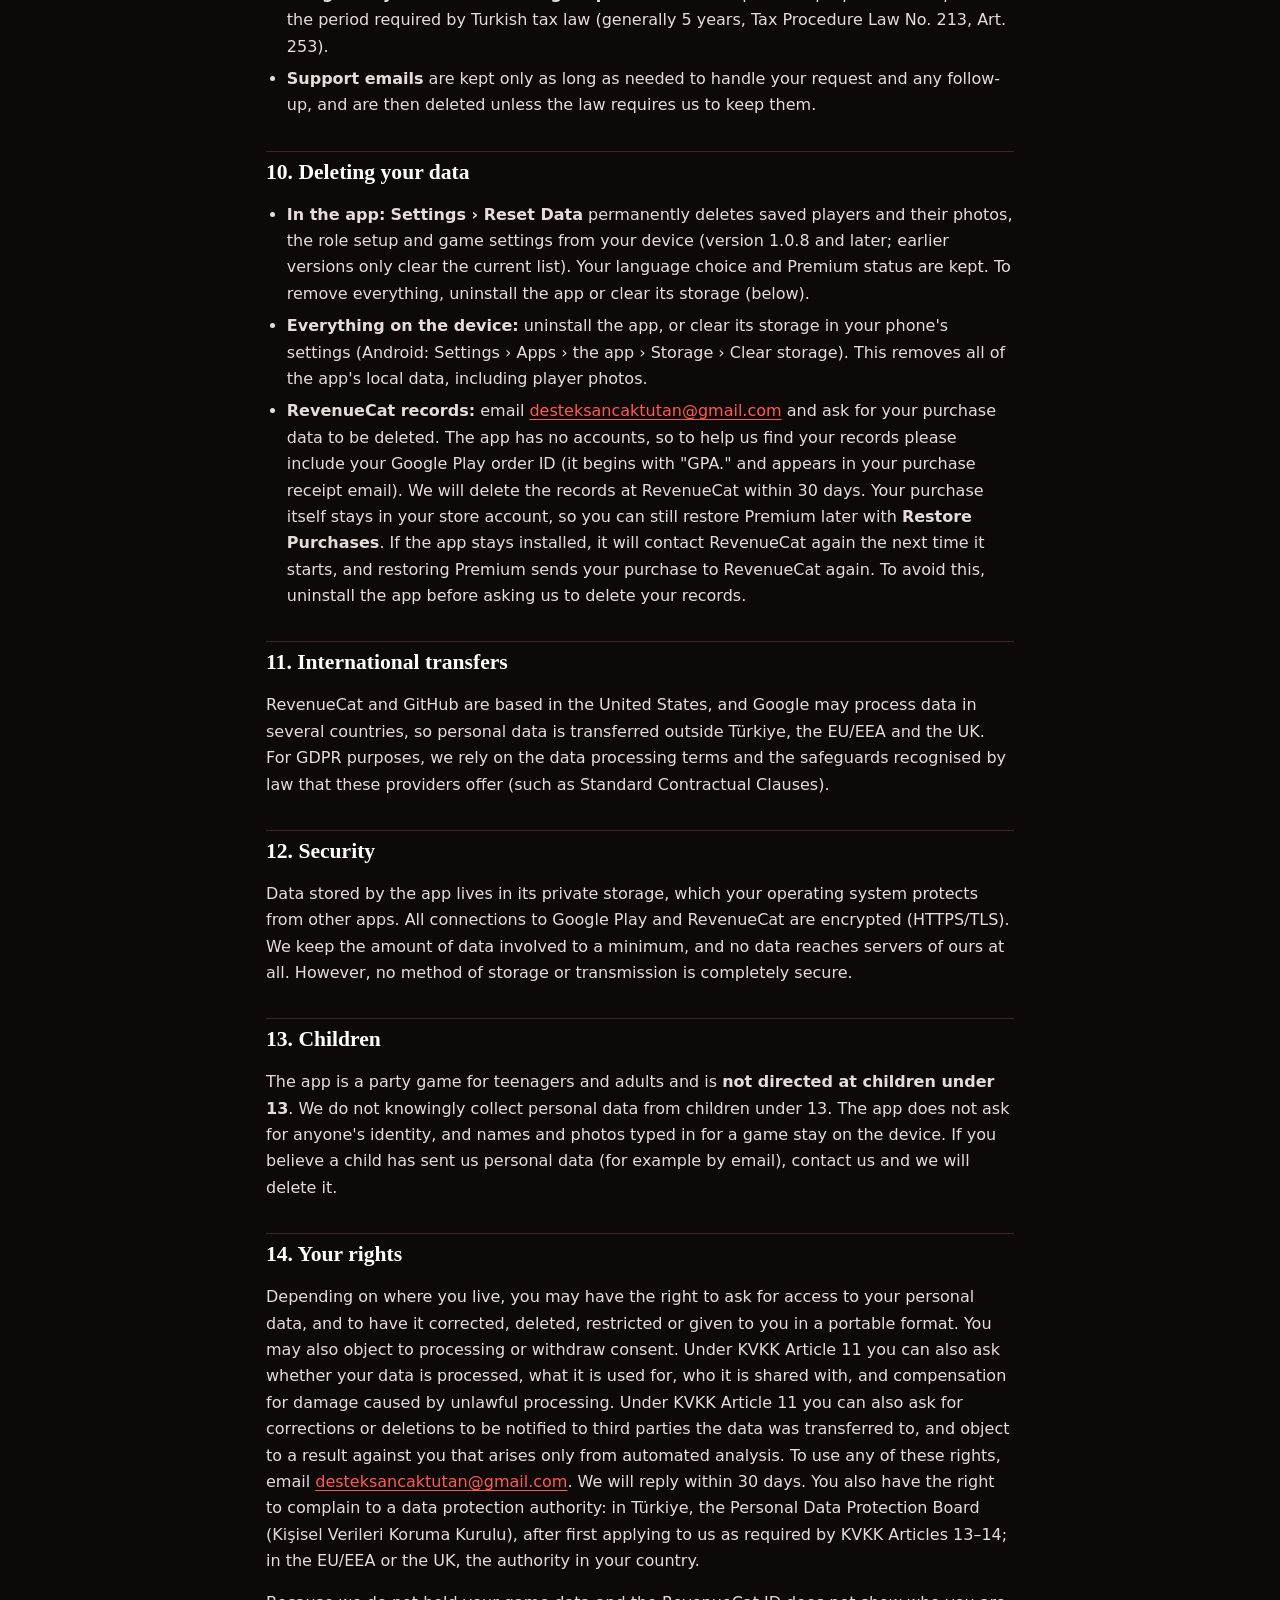
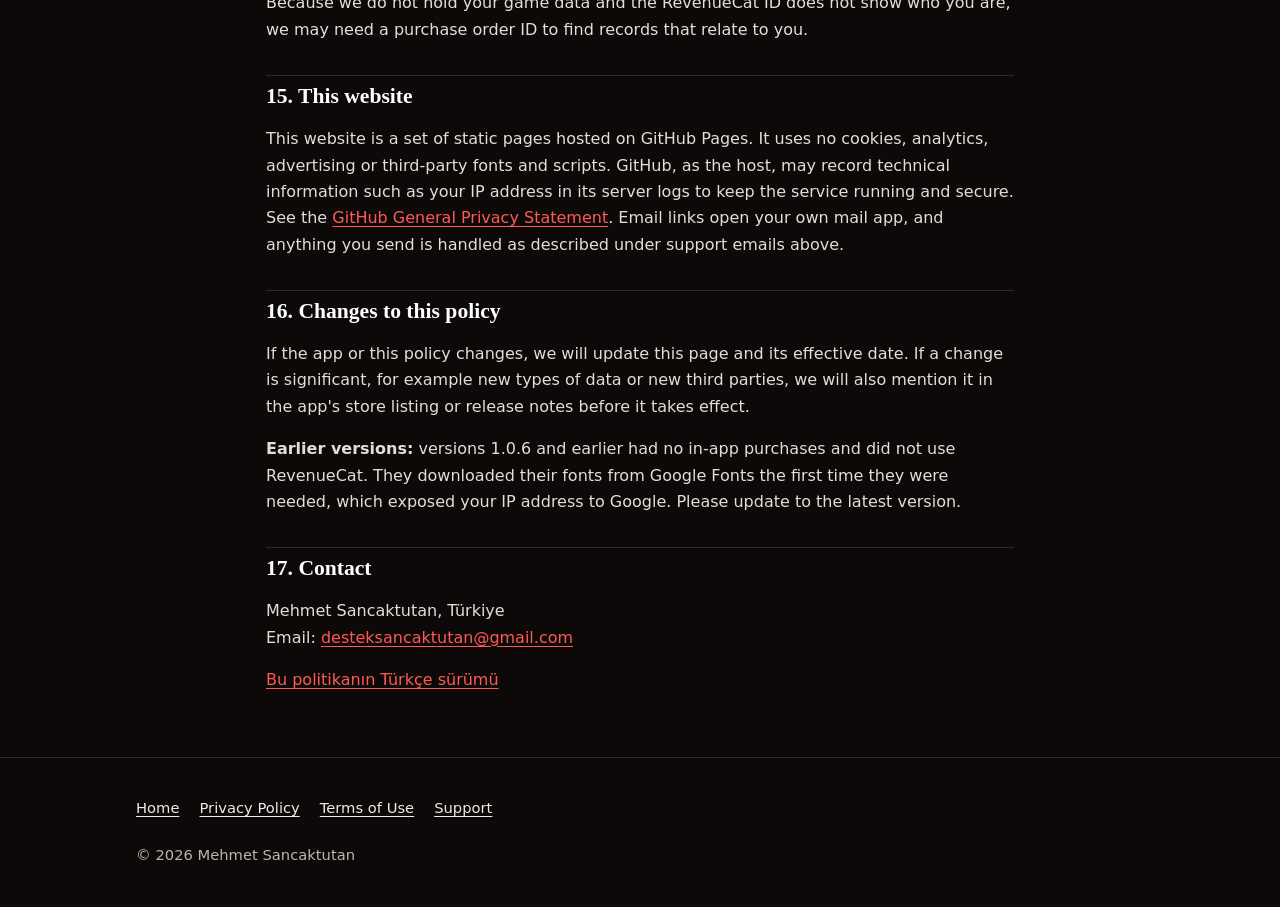
<file: privacy.html>
<!DOCTYPE html>
<html lang="en">
<head>
<meta charset="utf-8">
<meta name="viewport" content="width=device-width, initial-scale=1">
<title>Privacy Policy – Vampire Villager: Werewolf</title>
<meta name="description" content="Privacy policy for the Vampire Villager: Werewolf app. The app has no ads, analytics SDKs or accounts, and game data stays on your device. Purchases are handled by Google Play and RevenueCat.">
<link rel="canonical" href="https://mehmetsancaktutan.github.io/support-website1/privacy.html">
<link rel="alternate" hreflang="en" href="https://mehmetsancaktutan.github.io/support-website1/privacy.html">
<link rel="alternate" hreflang="tr" href="https://mehmetsancaktutan.github.io/support-website1/tr/privacy.html">
<link rel="alternate" hreflang="x-default" href="https://mehmetsancaktutan.github.io/support-website1/privacy.html">
<meta name="theme-color" content="#0d0909">
<meta name="robots" content="index, follow">
<meta property="og:type" content="article">
<meta property="og:site_name" content="Vampire Villager">
<meta property="og:title" content="Privacy Policy – Vampire Villager: Werewolf">
<meta property="og:description" content="No ads, no analytics SDKs, no accounts. Game data stays on your device.">
<meta property="og:url" content="https://mehmetsancaktutan.github.io/support-website1/privacy.html">
<meta property="og:image" content="https://mehmetsancaktutan.github.io/support-website1/assets/og-image.jpg">
<meta property="og:locale" content="en_US">
<meta property="og:locale:alternate" content="tr_TR">
<link rel="icon" type="image/png" sizes="32x32" href="assets/favicon-32.png">
<link rel="icon" type="image/png" sizes="192x192" href="assets/icon-192.png">
<link rel="apple-touch-icon" href="assets/apple-touch-icon.png">
<link rel="stylesheet" href="assets/site.css">
</head>
<body>
<a class="skip-link" href="#main">Skip to content</a>
<header class="site-header">
  <div class="wrap">
    <a class="brand" href="./"><img src="assets/favicon-32.png" alt="" width="32" height="32">Vampire Villager</a>
    <nav class="header-nav" aria-label="Main">
      <ul>
        <li><a href="./">Home</a></li>
        <li><a href="privacy.html" aria-current="page">Privacy</a></li>
        <li><a href="terms.html">Terms</a></li>
      </ul>
      <p class="lang"><span aria-current="true" lang="en">EN</span><span class="sep" aria-hidden="true">|</span><a href="tr/privacy.html" hreflang="tr" lang="tr" title="Türkçe">TR</a></p>
    </nav>
  </div>
</header>

<main id="main" class="legal">
  <div class="wrap narrow">
    <h1>Privacy Policy</h1>
    <p class="meta">Effective date: 26 September 2026</p>

    <p>This policy explains how the mobile app <strong>Vampire Villager: Werewolf</strong> (Turkish: <em lang="tr">Vampir Köylü: Kurt Adam Oyunu</em>; Android package <code>com.mehmett1.vampirkoylu</code>; referred to below as "the app") handles information. It also covers this website. On some devices the app's icon label may show a shorter or different name, but this policy applies to that same app.</p>

    <div class="callout"><p><strong>In short:</strong> the app has no ads, no analytics SDKs, no accounts and no servers of our own. Player names, photos and settings stay on your device and are never sent to us. The only data the app sends is what RevenueCat needs to check, sell and restore the optional Premium purchase: a random app user ID, basic device and app information and, if you buy, your purchase details. This happens when the app starts, even if you never buy anything. Payment itself is handled by Google Play.</p></div>

    <nav class="toc" aria-labelledby="toc-title">
      <h2 id="toc-title">Contents</h2>
      <ol>
        <li><a href="#who">Who we are</a></li>
        <li><a href="#device-data">Data stored only on your device</a></li>
        <li><a href="#permissions">Camera and photos</a></li>
        <li><a href="#purchases">Purchases (Google Play and RevenueCat)</a></li>
        <li><a href="#os-features">Sharing, ratings and links</a></li>
        <li><a href="#not-do">What we do not do</a></li>
        <li><a href="#third-parties">Third-party services</a></li>
        <li><a href="#legal-basis">Legal bases</a></li>
        <li><a href="#retention">Retention</a></li>
        <li><a href="#deletion">Deleting your data</a></li>
        <li><a href="#transfers">International transfers</a></li>
        <li><a href="#security">Security</a></li>
        <li><a href="#children">Children</a></li>
        <li><a href="#rights">Your rights</a></li>
        <li><a href="#website">This website</a></li>
        <li><a href="#changes">Changes to this policy</a></li>
        <li><a href="#contact">Contact</a></li>
      </ol>
    </nav>

    <h2 id="who">1. Who we are</h2>
    <p>The app is developed and published by <strong>Mehmet Sancaktutan</strong>, an individual developer based in Türkiye ("we", "us"). We are the data controller for the limited personal data described in this policy, as the term is used in the EU/UK General Data Protection Regulation (GDPR) and in Turkish Personal Data Protection Law No. 6698 (KVKK).</p>
    <p>Contact: <a href="mailto:desteksancaktutan@gmail.com">desteksancaktutan@gmail.com</a></p>

    <h2 id="device-data">2. Data stored only on your device</h2>
    <p>To run the game, the app saves the following <strong>locally on your device</strong>, in the app's private storage (preferences and app files):</p>
    <ul>
      <li>player names you type in, and any optional player photo you add;</li>
      <li>your role setup, game settings (for example the discussion timer, narrator mode and sound volume) and chosen language;</li>
      <li>a count of completed games and the date of the last rating prompt, so the app does not ask for a rating too often;</li>
      <li>whether Premium is unlocked, and the RevenueCat software's cache (its random user ID and your Premium status), so the app also works offline. The ID is also sent to RevenueCat, as described in <a href="#purchases">section 4</a>.</li>
    </ul>
    <p>This data is <strong>never sent to us</strong>, and we cannot access it. It stays on your device until you delete it (see <a href="#deletion">Deleting your data</a>). If you have turned on device backups (Android/Google backup or iCloud), your operating system may include the app's data, including player names and photos, in your own backup stored in your Google or Apple account. We cannot access these backups, and they are managed by your device settings. The app's fonts are bundled inside the app, so displaying text does not make any network requests.</p>

    <h2 id="permissions">3. Camera and photos</h2>
    <p>Adding a photo for a player is optional. When you choose to add one, the app opens your device's camera or photo picker through the operating system. The picture you take or select is copied into the app's private storage and used only as that player's in-game avatar. The app does not access the camera or your photo library at any other time, and it never uploads photos. On Android, the app does not ask for camera or photo permissions: it uses the system camera app and the system photo picker. On iOS, the system asks for your permission before the camera is used, and the photo picker lets you choose single photos without giving the app access to your whole library. You can refuse or later withdraw camera permission in your device settings, and the game still works without photos.</p>

    <h2 id="purchases">4. Purchases (Google Play and RevenueCat)</h2>
    <p>The app is free. You can optionally buy <strong>Premium</strong>, a one-time purchase with no subscription.</p>
    <ul>
      <li><strong>Payment</strong> is handled entirely by Google Play (and by Apple, should an iOS version be released). We never see or store your card or other payment details. Google shares limited transaction information with us, such as an order ID, the product, price, date and country, so that we can deal with refunds and support requests.</li>
      <li><strong>Purchase validation.</strong> We use <strong>RevenueCat</strong> (RevenueCat, Inc., USA) to confirm purchases and keep track of whether Premium is active. When the app starts, and when you buy or restore Premium, the RevenueCat software in the app communicates with RevenueCat's servers. RevenueCat receives:
        <ul>
          <li>a <strong>random app user ID</strong> generated by the RevenueCat software. It does not contain your name, email or any account, because the app has no accounts, but it is still treated as personal data because it is linked to your purchases;</li>
          <li><strong>purchase data</strong>: the product, price and currency, the store purchase token or transaction ID, and purchase and expiry timestamps;</li>
          <li><strong>basic device and app information</strong>: operating system and version, app version, and device locale/country;</li>
          <li>your <strong>IP address</strong>, which is visible to RevenueCat as part of any normal internet request.</li>
        </ul>
      </li>
      <li><strong>Purpose:</strong> to deliver the Premium content you paid for, to restore it on your other devices through your store account, and to prevent purchase fraud. RevenueCat processes this data on our behalf as a service provider. We do not use it for advertising or profiling. RevenueCat also gives us aggregated purchase statistics (for example, the number of Premium purchases and revenue by country). We use them only to understand how the app is doing, never for advertising, and we do not combine them with any other data.</li>
    </ul>
    <p>Providing this data is necessary to buy and restore Premium. Without it the purchase cannot be completed, but the free game works fully.</p>
    <p>If you never make a purchase, the app still sends the random app user ID and the basic device and app information above to RevenueCat when it checks your Premium status and loads the store products.</p>

    <h2 id="os-features">5. Sharing, ratings and links</h2>
    <ul>
      <li><strong>Share button:</strong> opens your operating system's share sheet with a short text and the store link. After a game this can include the result, such as the winning player's name. You choose whether and where to send it, and we receive nothing.</li>
      <li><strong>Rating prompt:</strong> uses the operating system's official in-app review feature (Google Play or the App Store). Any review you leave is handled by the store under its own policy.</li>
      <li><strong>Links</strong> (such as this privacy policy or the store page) open in your browser or the store app, and their own privacy policies apply there.</li>
    </ul>

    <h2 id="not-do">6. What we do not do</h2>
    <ul>
      <li>No advertising and no advertising ID. The app removes the Android advertising ID permission.</li>
      <li>No analytics SDKs (such as Firebase or Google Analytics), crash-reporting or tracking software. The only statistics we see are the aggregated purchase figures described in <a href="#purchases">section 4</a>.</li>
      <li>No accounts, sign-in or social login.</li>
      <li>No servers or databases run by us. Your game data is never sent to us.</li>
      <li>No location, contacts, microphone or other sensitive permissions.</li>
      <li>We do not sell, rent or share your personal data for advertising, and we do not track you across other apps or websites.</li>
    </ul>

    <h2 id="third-parties">7. Third-party services</h2>
    <div class="table-wrap" role="region" tabindex="0" aria-label="Third-party services">
      <table>
        <caption class="visually-hidden">Third-party services used by the app</caption>
        <thead><tr><th scope="col">Service</th><th scope="col">What it does</th><th scope="col">Privacy policy</th></tr></thead>
        <tbody>
          <tr><td>Google Play (Google LLC / Google Ireland Ltd.)</td><td>App distribution, payment for Premium, refunds, in-app review</td><td><a href="https://policies.google.com/privacy" rel="noopener">policies.google.com/privacy</a></td></tr>
          <tr><td>RevenueCat, Inc. (USA)</td><td>Purchase validation and Premium status</td><td><a href="https://www.revenuecat.com/privacy" rel="noopener">revenuecat.com/privacy</a></td></tr>
          <tr><td>GitHub, Inc. (USA)</td><td>Hosting of this website (GitHub Pages)</td><td><a href="https://docs.github.com/en/site-policy/privacy-policies/github-general-privacy-statement" rel="noopener">GitHub General Privacy Statement</a></td></tr>
        </tbody>
      </table>
    </div>

    <h2 id="legal-basis">8. Legal bases</h2>
    <p>Personal data is collected electronically and automatically through the RevenueCat software in the app and through Google Play, and through the emails you send us.</p>
    <ul>
      <li><strong>Purchase data (RevenueCat, Google Play):</strong> needed to perform our contract with you, that is, to deliver and restore the Premium you bought (GDPR Art. 6(1)(b); KVKK Art. 5(2)(c)). Some of it is also processed in our legitimate interest in preventing fraud (GDPR Art. 6(1)(f); KVKK Art. 5(2)(f)), and to meet legal obligations such as tax and accounting rules (GDPR Art. 6(1)(c); KVKK Art. 5(2)(ç)).</li>
      <li><strong>Premium status checks and loading the store</strong> (RevenueCat, including for people who never buy): our legitimate interest in showing the store and unlocking Premium for people who have bought it (GDPR Art. 6(1)(f); KVKK Art. 5(2)(f)).</li>
      <li><strong>Support emails:</strong> our legitimate interest in answering your request (GDPR Art. 6(1)(f); KVKK Art. 5(2)(f)), or the performance of our contract with you when the request is about a purchase (GDPR Art. 6(1)(b); KVKK Art. 5(2)(c)).</li>
      <li><strong>Data stored on your device</strong> is kept under your control and never reaches us.</li>
    </ul>

    <h2 id="retention">9. Retention</h2>
    <ul>
      <li><strong>On-device data</strong> stays until you clear the app's storage or uninstall the app. Settings › Reset Data deletes saved players, their photos, the role setup and game settings (see <a href="#deletion">section 10</a>).</li>
      <li><strong>RevenueCat purchase records</strong> are kept for as long as they are needed to provide and restore your Premium and to meet legal obligations, or until you ask us to delete them.</li>
      <li><strong>Google Play transaction records</strong> are kept by Google under its own policies and legal obligations.</li>
      <li><strong>Google Play order and earnings reports</strong> that we keep for tax purposes are kept for the period required by Turkish tax law (generally 5 years, Tax Procedure Law No. 213, Art. 253).</li>
      <li><strong>Support emails</strong> are kept only as long as needed to handle your request and any follow-up, and are then deleted unless the law requires us to keep them.</li>
    </ul>

    <h2 id="deletion">10. Deleting your data</h2>
    <ul>
      <li><strong>In the app:</strong> <strong>Settings › Reset Data</strong> permanently deletes saved players and their photos, the role setup and game settings from your device (version 1.0.8 and later; earlier versions only clear the current list). Your language choice and Premium status are kept. To remove everything, uninstall the app or clear its storage (below).</li>
      <li><strong>Everything on the device:</strong> uninstall the app, or clear its storage in your phone's settings (Android: Settings › Apps › the app › Storage › Clear storage). This removes all of the app's local data, including player photos.</li>
      <li><strong>RevenueCat records:</strong> email <a href="mailto:desteksancaktutan@gmail.com">desteksancaktutan@gmail.com</a> and ask for your purchase data to be deleted. The app has no accounts, so to help us find your records please include your Google Play order ID (it begins with "GPA." and appears in your purchase receipt email). We will delete the records at RevenueCat within 30 days. Your purchase itself stays in your store account, so you can still restore Premium later with <strong>Restore Purchases</strong>. If the app stays installed, it will contact RevenueCat again the next time it starts, and restoring Premium sends your purchase to RevenueCat again. To avoid this, uninstall the app before asking us to delete your records.</li>
    </ul>

    <h2 id="transfers">11. International transfers</h2>
    <p>RevenueCat and GitHub are based in the United States, and Google may process data in several countries, so personal data is transferred outside Türkiye, the EU/EEA and the UK. For GDPR purposes, we rely on the data processing terms and the safeguards recognised by law that these providers offer (such as Standard Contractual Clauses).</p>

    <h2 id="security">12. Security</h2>
    <p>Data stored by the app lives in its private storage, which your operating system protects from other apps. All connections to Google Play and RevenueCat are encrypted (HTTPS/TLS). We keep the amount of data involved to a minimum, and no data reaches servers of ours at all. However, no method of storage or transmission is completely secure.</p>

    <h2 id="children">13. Children</h2>
    <p>The app is a party game for teenagers and adults and is <strong>not directed at children under 13</strong>. We do not knowingly collect personal data from children under 13. The app does not ask for anyone's identity, and names and photos typed in for a game stay on the device. If you believe a child has sent us personal data (for example by email), contact us and we will delete it.</p>

    <h2 id="rights">14. Your rights</h2>
    <p>Depending on where you live, you may have the right to ask for access to your personal data, and to have it corrected, deleted, restricted or given to you in a portable format. You may also object to processing or withdraw consent. Under KVKK Article 11 you can also ask whether your data is processed, what it is used for, who it is shared with, and compensation for damage caused by unlawful processing. Under KVKK Article 11 you can also ask for corrections or deletions to be notified to third parties the data was transferred to, and object to a result against you that arises only from automated analysis. To use any of these rights, email <a href="mailto:desteksancaktutan@gmail.com">desteksancaktutan@gmail.com</a>. We will reply within 30 days. You also have the right to complain to a data protection authority: in Türkiye, the Personal Data Protection Board (<span lang="tr">Kişisel Verileri Koruma Kurulu</span>), after first applying to us as required by KVKK Articles 13–14; in the EU/EEA or the UK, the authority in your country.</p>
    <p>Because we do not hold your game data and the RevenueCat ID does not show who you are, we may need a purchase order ID to find records that relate to you.</p>

    <h2 id="website">15. This website</h2>
    <p>This website is a set of static pages hosted on GitHub Pages. It uses no cookies, analytics, advertising or third-party fonts and scripts. GitHub, as the host, may record technical information such as your IP address in its server logs to keep the service running and secure. See the <a href="https://docs.github.com/en/site-policy/privacy-policies/github-general-privacy-statement" rel="noopener">GitHub General Privacy Statement</a>. Email links open your own mail app, and anything you send is handled as described under support emails above.</p>

    <h2 id="changes">16. Changes to this policy</h2>
    <p>If the app or this policy changes, we will update this page and its effective date. If a change is significant, for example new types of data or new third parties, we will also mention it in the app's store listing or release notes before it takes effect.</p>
    <p><strong>Earlier versions:</strong> versions 1.0.6 and earlier had no in-app purchases and did not use RevenueCat. They downloaded their fonts from Google Fonts the first time they were needed, which exposed your IP address to Google. Please update to the latest version.</p>

    <h2 id="contact">17. Contact</h2>
    <p>Mehmet Sancaktutan, Türkiye<br>Email: <a href="mailto:desteksancaktutan@gmail.com">desteksancaktutan@gmail.com</a></p>
    <p><a href="tr/privacy.html" hreflang="tr" lang="tr">Bu politikanın Türkçe sürümü</a></p>
  </div>
</main>

<footer class="site-footer">
  <div class="wrap">
    <nav aria-label="Footer">
      <ul>
        <li><a href="./">Home</a></li>
        <li><a href="privacy.html" aria-current="page">Privacy Policy</a></li>
        <li><a href="terms.html">Terms of Use</a></li>
        <li><a href="mailto:desteksancaktutan@gmail.com">Support</a></li>
      </ul>
    </nav>
    <p>© 2026 Mehmet Sancaktutan</p>
  </div>
</footer>
</body>
</html>
</file>
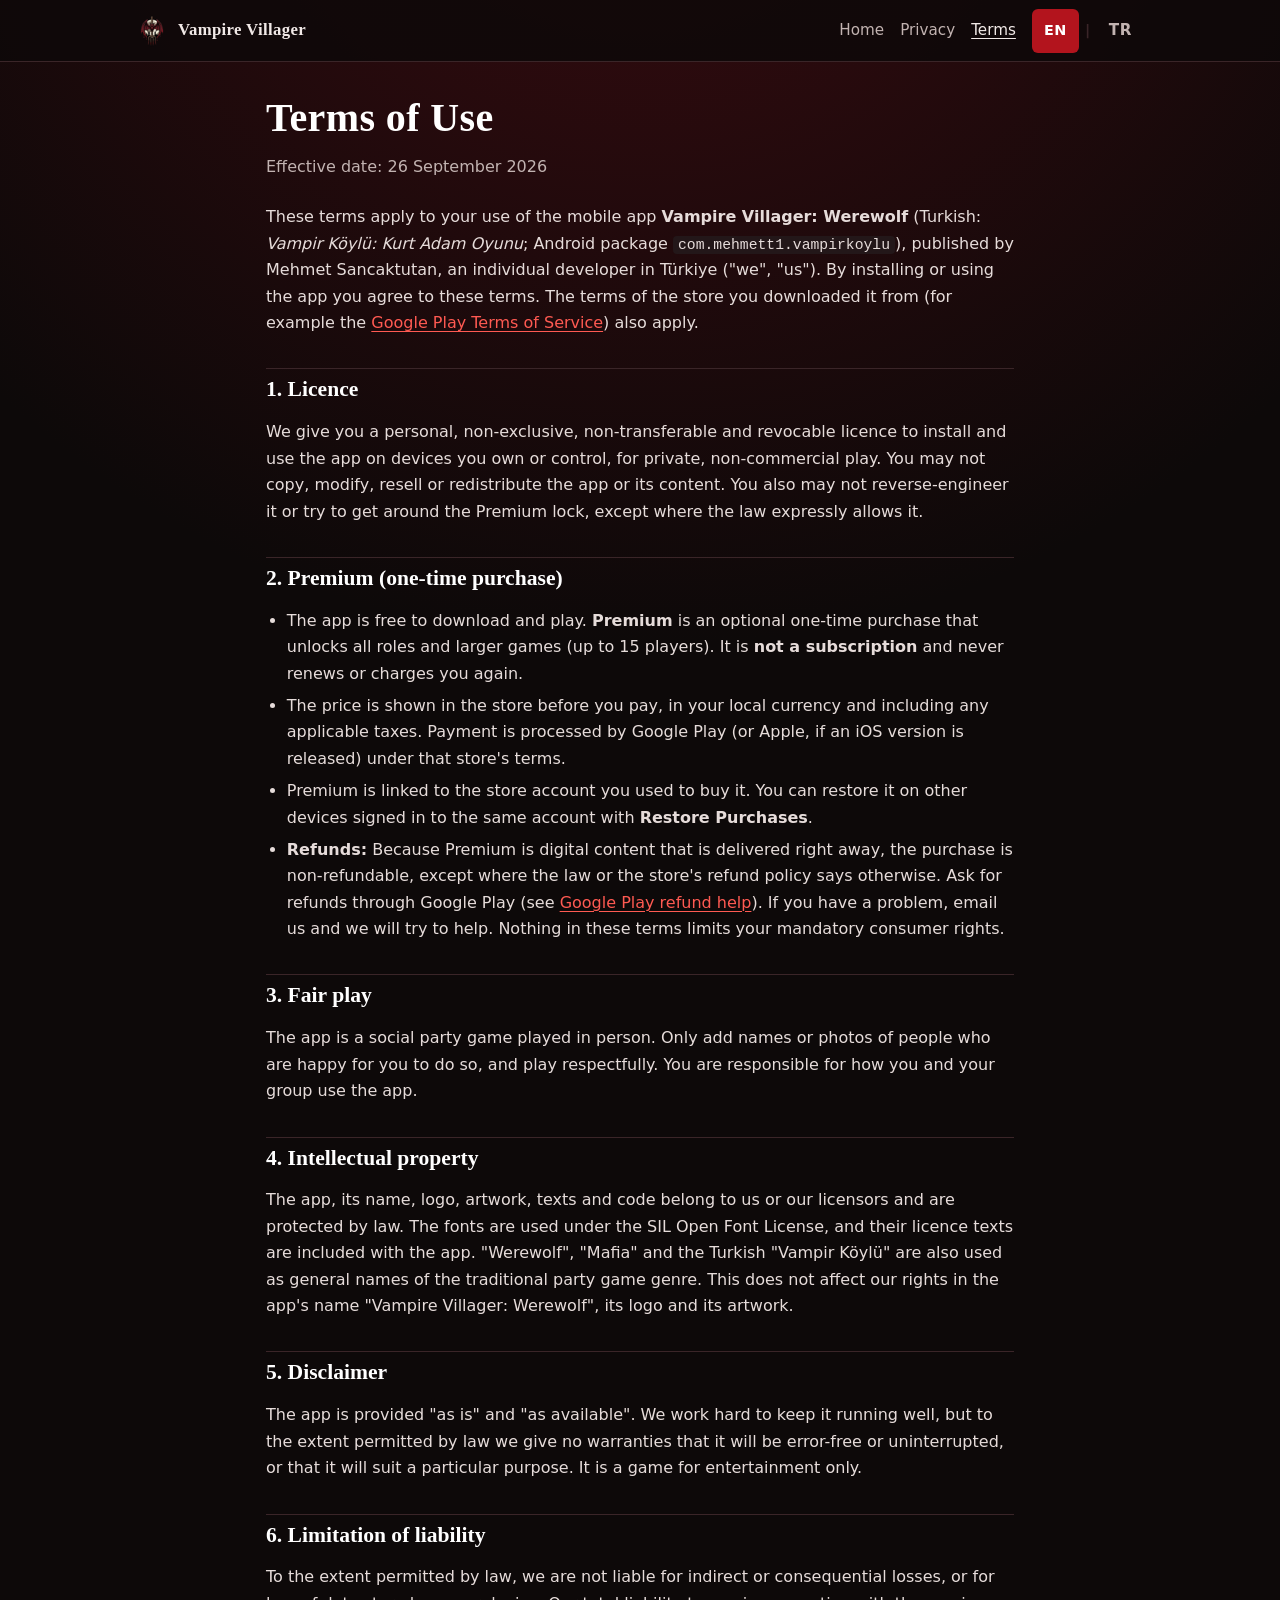
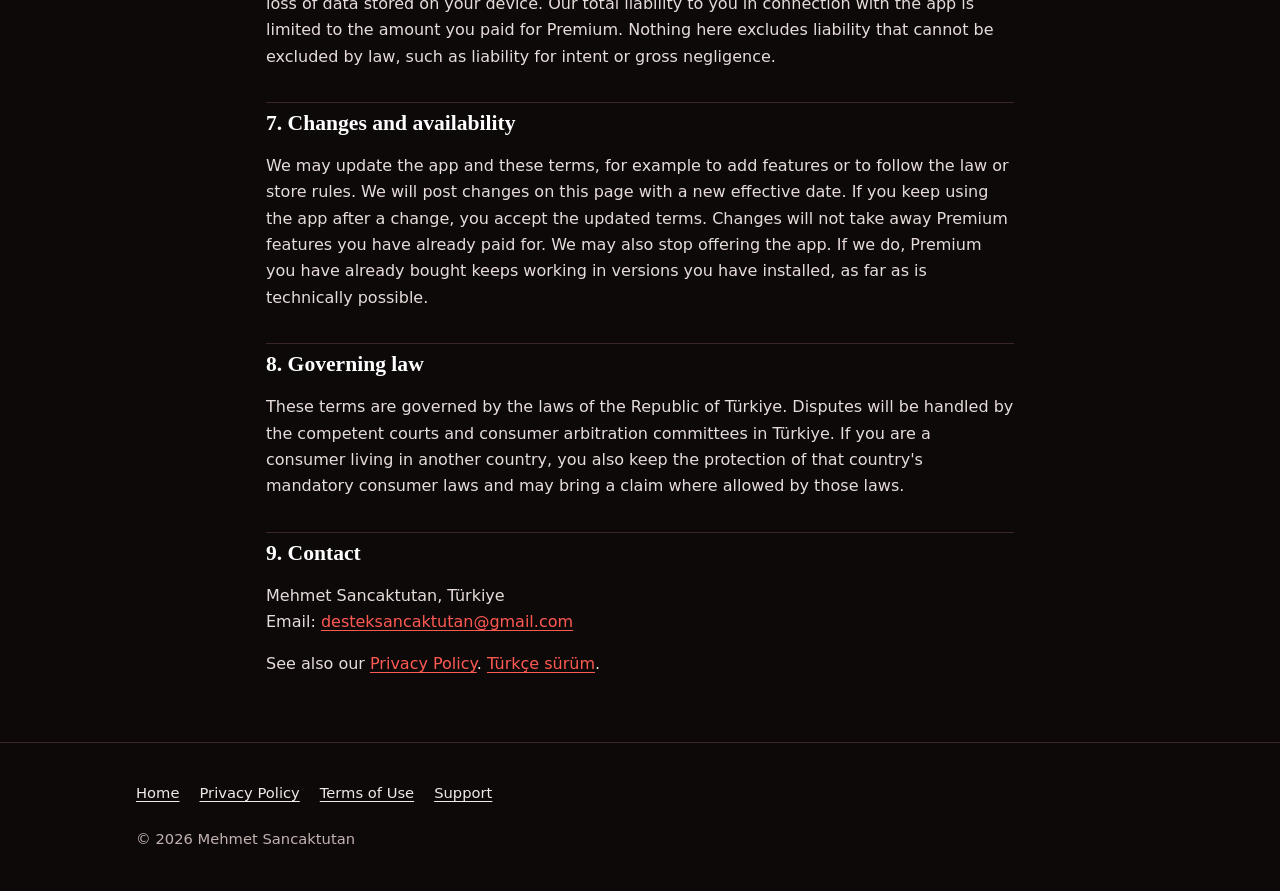
<file: terms.html>
<!DOCTYPE html>
<html lang="en">
<head>
<meta charset="utf-8">
<meta name="viewport" content="width=device-width, initial-scale=1">
<title>Terms of Use – Vampire Villager: Werewolf</title>
<meta name="description" content="Terms of use for the Vampire Villager: Werewolf app, including the one-time Premium purchase, licence, disclaimer and governing law.">
<link rel="canonical" href="https://mehmetsancaktutan.github.io/support-website1/terms.html">
<link rel="alternate" hreflang="en" href="https://mehmetsancaktutan.github.io/support-website1/terms.html">
<link rel="alternate" hreflang="tr" href="https://mehmetsancaktutan.github.io/support-website1/tr/terms.html">
<link rel="alternate" hreflang="x-default" href="https://mehmetsancaktutan.github.io/support-website1/terms.html">
<meta name="theme-color" content="#0d0909">
<meta name="robots" content="index, follow">
<meta property="og:type" content="article">
<meta property="og:site_name" content="Vampire Villager">
<meta property="og:title" content="Terms of Use – Vampire Villager: Werewolf">
<meta property="og:description" content="Terms of use for the app and the one-time Premium purchase.">
<meta property="og:url" content="https://mehmetsancaktutan.github.io/support-website1/terms.html">
<meta property="og:image" content="https://mehmetsancaktutan.github.io/support-website1/assets/og-image.jpg">
<meta property="og:locale" content="en_US">
<meta property="og:locale:alternate" content="tr_TR">
<link rel="icon" type="image/png" sizes="32x32" href="assets/favicon-32.png">
<link rel="icon" type="image/png" sizes="192x192" href="assets/icon-192.png">
<link rel="apple-touch-icon" href="assets/apple-touch-icon.png">
<link rel="stylesheet" href="assets/site.css">
</head>
<body>
<a class="skip-link" href="#main">Skip to content</a>
<header class="site-header">
  <div class="wrap">
    <a class="brand" href="./"><img src="assets/favicon-32.png" alt="" width="32" height="32">Vampire Villager</a>
    <nav class="header-nav" aria-label="Main">
      <ul>
        <li><a href="./">Home</a></li>
        <li><a href="privacy.html">Privacy</a></li>
        <li><a href="terms.html" aria-current="page">Terms</a></li>
      </ul>
      <p class="lang"><span aria-current="true" lang="en">EN</span><span class="sep" aria-hidden="true">|</span><a href="tr/terms.html" hreflang="tr" lang="tr" title="Türkçe">TR</a></p>
    </nav>
  </div>
</header>

<main id="main" class="legal">
  <div class="wrap narrow">
    <h1>Terms of Use</h1>
    <p class="meta">Effective date: 26 September 2026</p>

    <p>These terms apply to your use of the mobile app <strong>Vampire Villager: Werewolf</strong> (Turkish: <em lang="tr">Vampir Köylü: Kurt Adam Oyunu</em>; Android package <code>com.mehmett1.vampirkoylu</code>), published by Mehmet Sancaktutan, an individual developer in Türkiye ("we", "us"). By installing or using the app you agree to these terms. The terms of the store you downloaded it from (for example the <a href="https://play.google.com/about/play-terms/" rel="noopener">Google Play Terms of Service</a>) also apply.</p>

    <h2 id="licence">1. Licence</h2>
    <p>We give you a personal, non-exclusive, non-transferable and revocable licence to install and use the app on devices you own or control, for private, non-commercial play. You may not copy, modify, resell or redistribute the app or its content. You also may not reverse-engineer it or try to get around the Premium lock, except where the law expressly allows it.</p>

    <h2 id="premium">2. Premium (one-time purchase)</h2>
    <ul>
      <li>The app is free to download and play. <strong>Premium</strong> is an optional one-time purchase that unlocks all roles and larger games (up to 15 players). It is <strong>not a subscription</strong> and never renews or charges you again.</li>
      <li>The price is shown in the store before you pay, in your local currency and including any applicable taxes. Payment is processed by Google Play (or Apple, if an iOS version is released) under that store's terms.</li>
      <li>Premium is linked to the store account you used to buy it. You can restore it on other devices signed in to the same account with <strong>Restore Purchases</strong>.</li>
      <li><strong>Refunds:</strong> Because Premium is digital content that is delivered right away, the purchase is non-refundable, except where the law or the store's refund policy says otherwise. Ask for refunds through Google Play (see <a href="https://support.google.com/googleplay/answer/2479637" rel="noopener">Google Play refund help</a>). If you have a problem, email us and we will try to help. Nothing in these terms limits your mandatory consumer rights.</li>
    </ul>

    <h2 id="use">3. Fair play</h2>
    <p>The app is a social party game played in person. Only add names or photos of people who are happy for you to do so, and play respectfully. You are responsible for how you and your group use the app.</p>

    <h2 id="ip">4. Intellectual property</h2>
    <p>The app, its name, logo, artwork, texts and code belong to us or our licensors and are protected by law. The fonts are used under the SIL Open Font License, and their licence texts are included with the app. "Werewolf", "Mafia" and the Turkish "<span lang="tr">Vampir Köylü</span>" are also used as general names of the traditional party game genre. This does not affect our rights in the app's name "Vampire Villager: Werewolf", its logo and its artwork.</p>

    <h2 id="disclaimer">5. Disclaimer</h2>
    <p>The app is provided "as is" and "as available". We work hard to keep it running well, but to the extent permitted by law we give no warranties that it will be error-free or uninterrupted, or that it will suit a particular purpose. It is a game for entertainment only.</p>

    <h2 id="liability">6. Limitation of liability</h2>
    <p>To the extent permitted by law, we are not liable for indirect or consequential losses, or for loss of data stored on your device. Our total liability to you in connection with the app is limited to the amount you paid for Premium. Nothing here excludes liability that cannot be excluded by law, such as liability for intent or gross negligence.</p>

    <h2 id="changes">7. Changes and availability</h2>
    <p>We may update the app and these terms, for example to add features or to follow the law or store rules. We will post changes on this page with a new effective date. If you keep using the app after a change, you accept the updated terms. Changes will not take away Premium features you have already paid for. We may also stop offering the app. If we do, Premium you have already bought keeps working in versions you have installed, as far as is technically possible.</p>

    <h2 id="law">8. Governing law</h2>
    <p>These terms are governed by the laws of the Republic of Türkiye. Disputes will be handled by the competent courts and consumer arbitration committees in Türkiye. If you are a consumer living in another country, you also keep the protection of that country's mandatory consumer laws and may bring a claim where allowed by those laws.</p>

    <h2 id="contact">9. Contact</h2>
    <p>Mehmet Sancaktutan, Türkiye<br>Email: <a href="mailto:desteksancaktutan@gmail.com">desteksancaktutan@gmail.com</a></p>
    <p>See also our <a href="privacy.html">Privacy Policy</a>. <a href="tr/terms.html" hreflang="tr" lang="tr">Türkçe sürüm</a>.</p>
  </div>
</main>

<footer class="site-footer">
  <div class="wrap">
    <nav aria-label="Footer">
      <ul>
        <li><a href="./">Home</a></li>
        <li><a href="privacy.html">Privacy Policy</a></li>
        <li><a href="terms.html" aria-current="page">Terms of Use</a></li>
        <li><a href="mailto:desteksancaktutan@gmail.com">Support</a></li>
      </ul>
    </nav>
    <p>© 2026 Mehmet Sancaktutan</p>
  </div>
</footer>
</body>
</html>
</file>
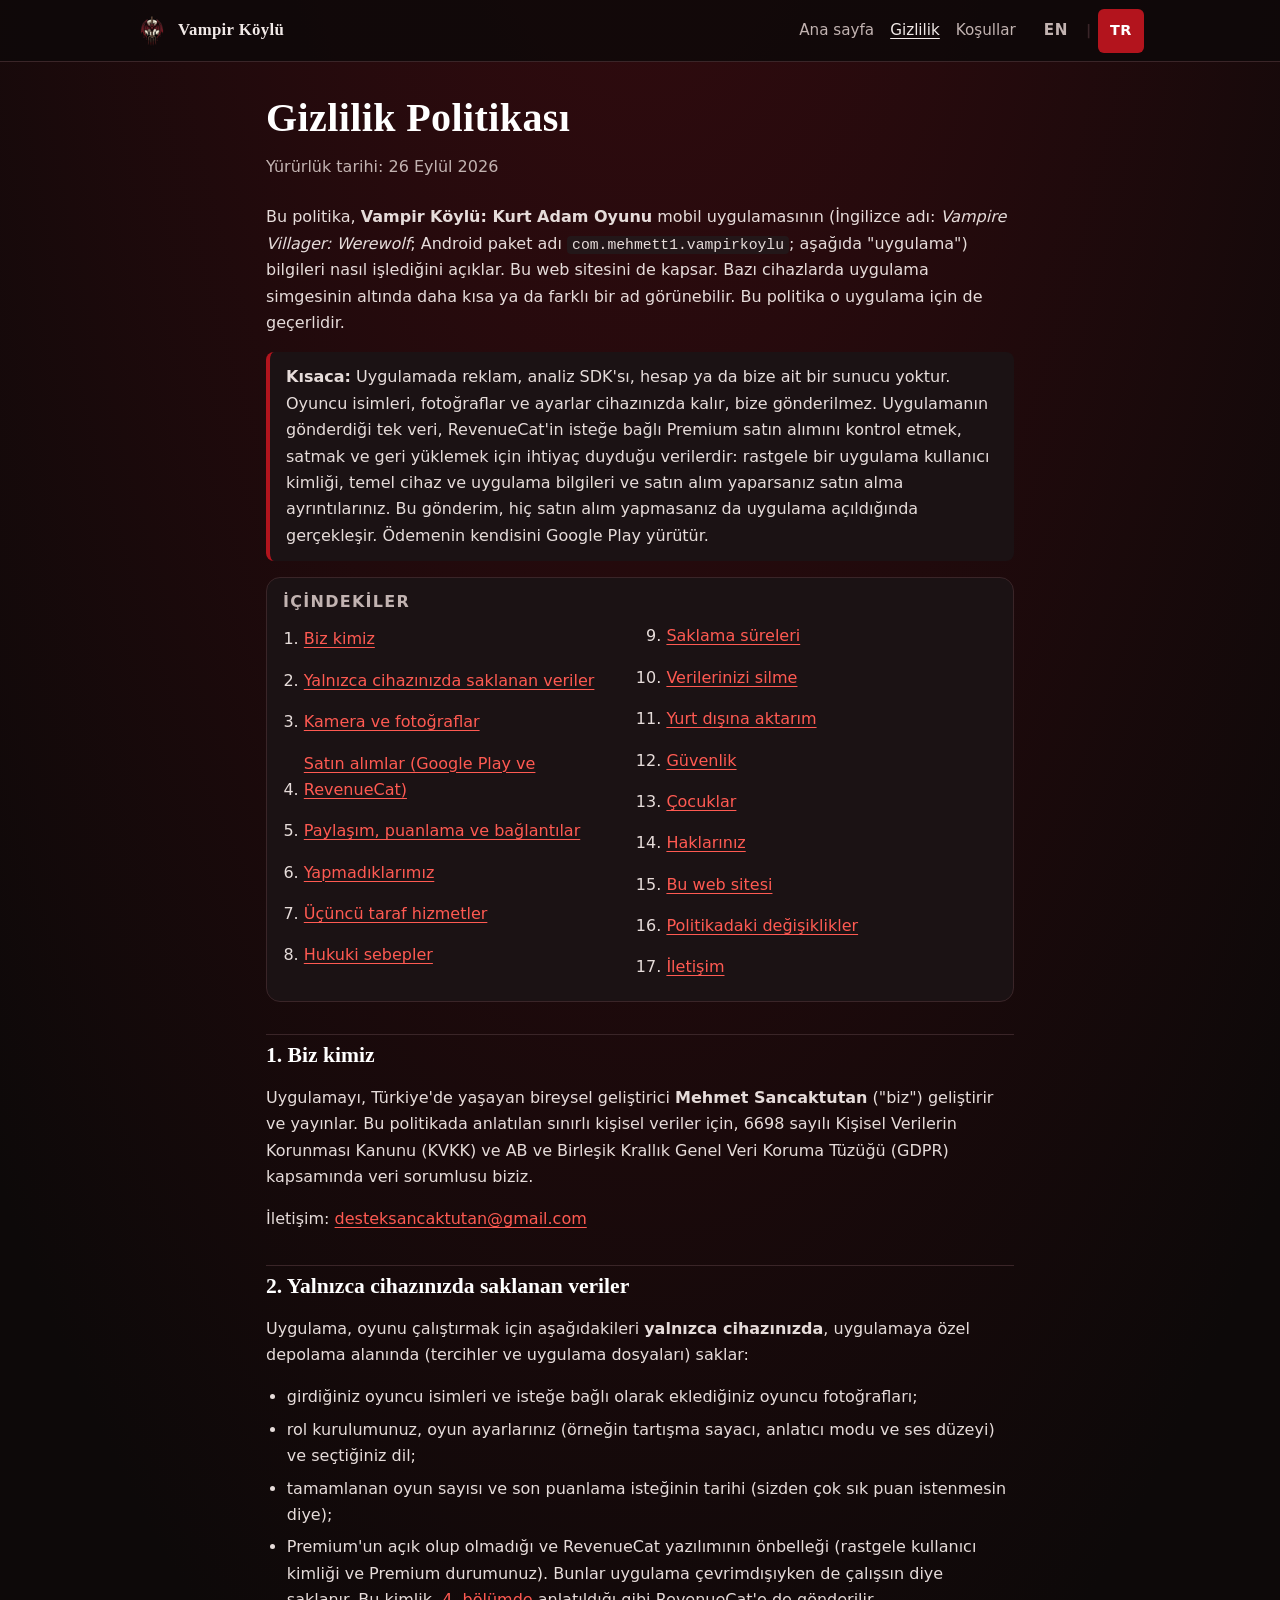
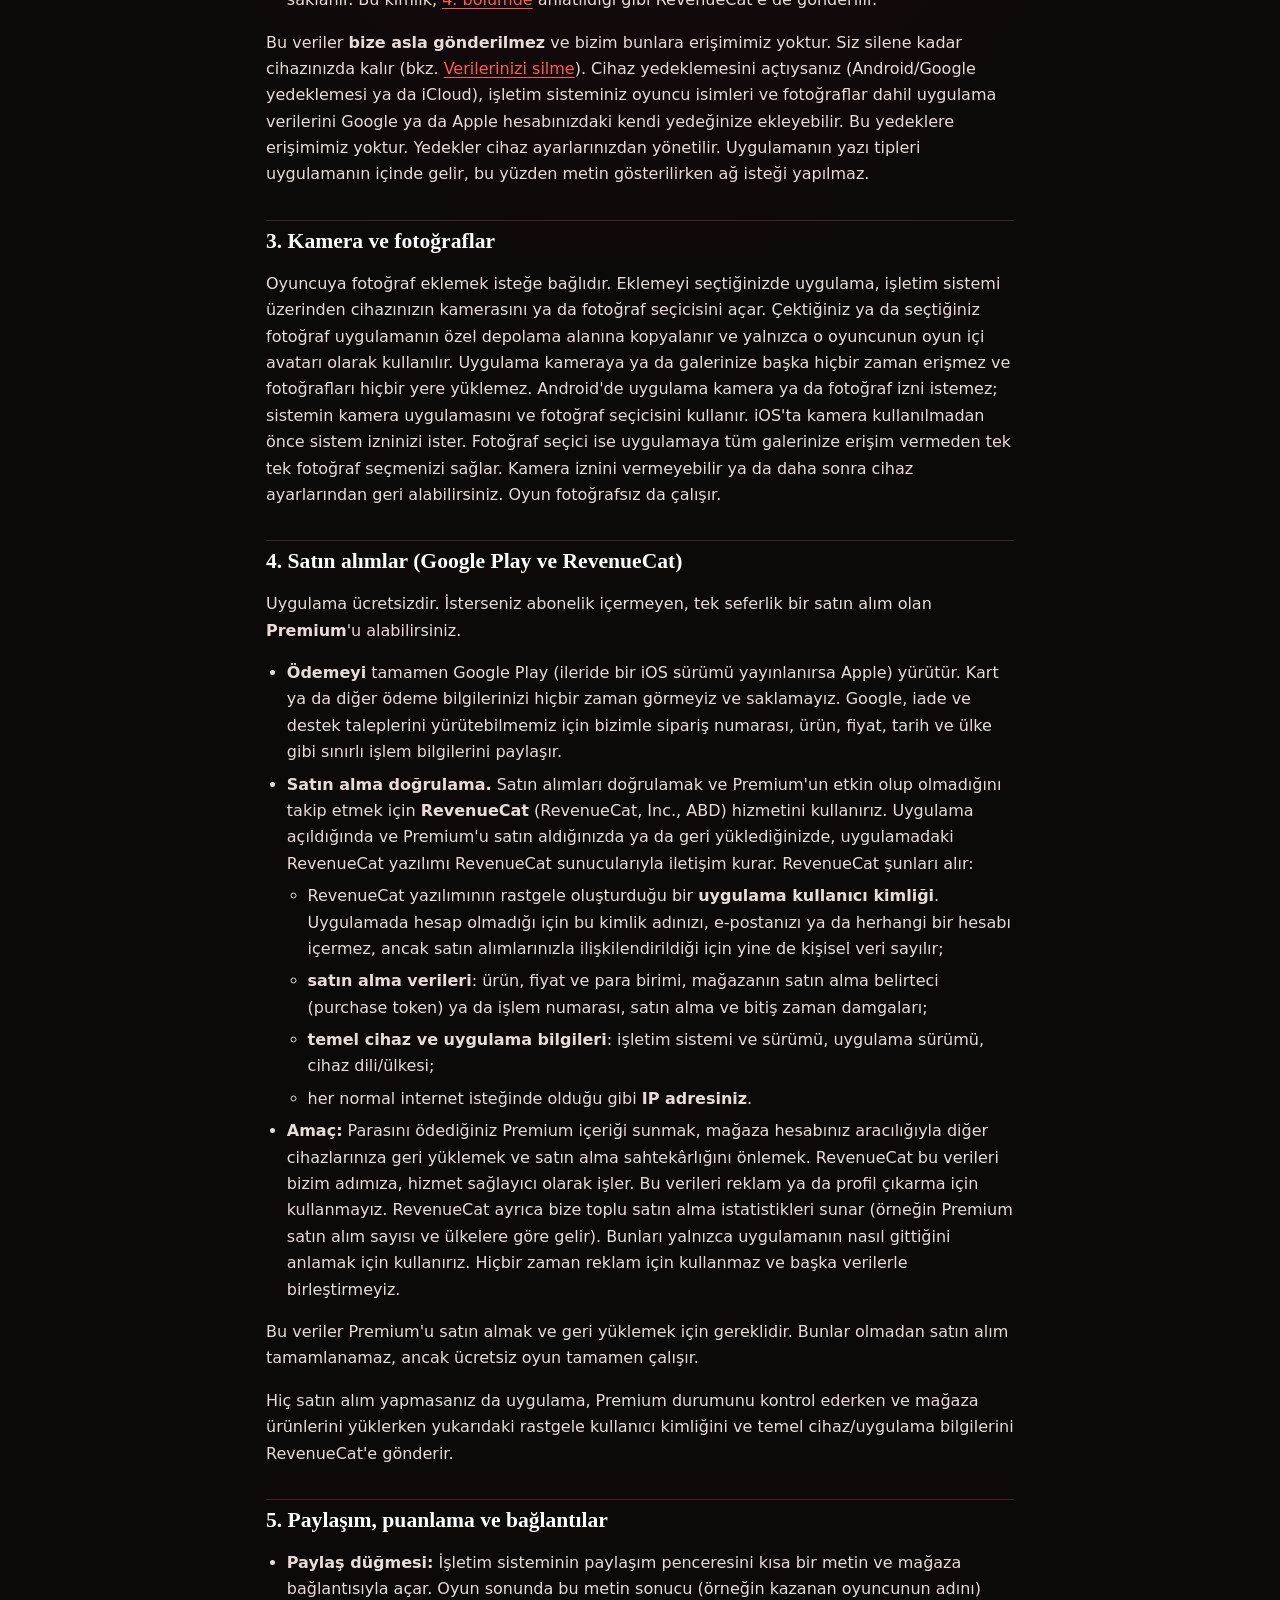
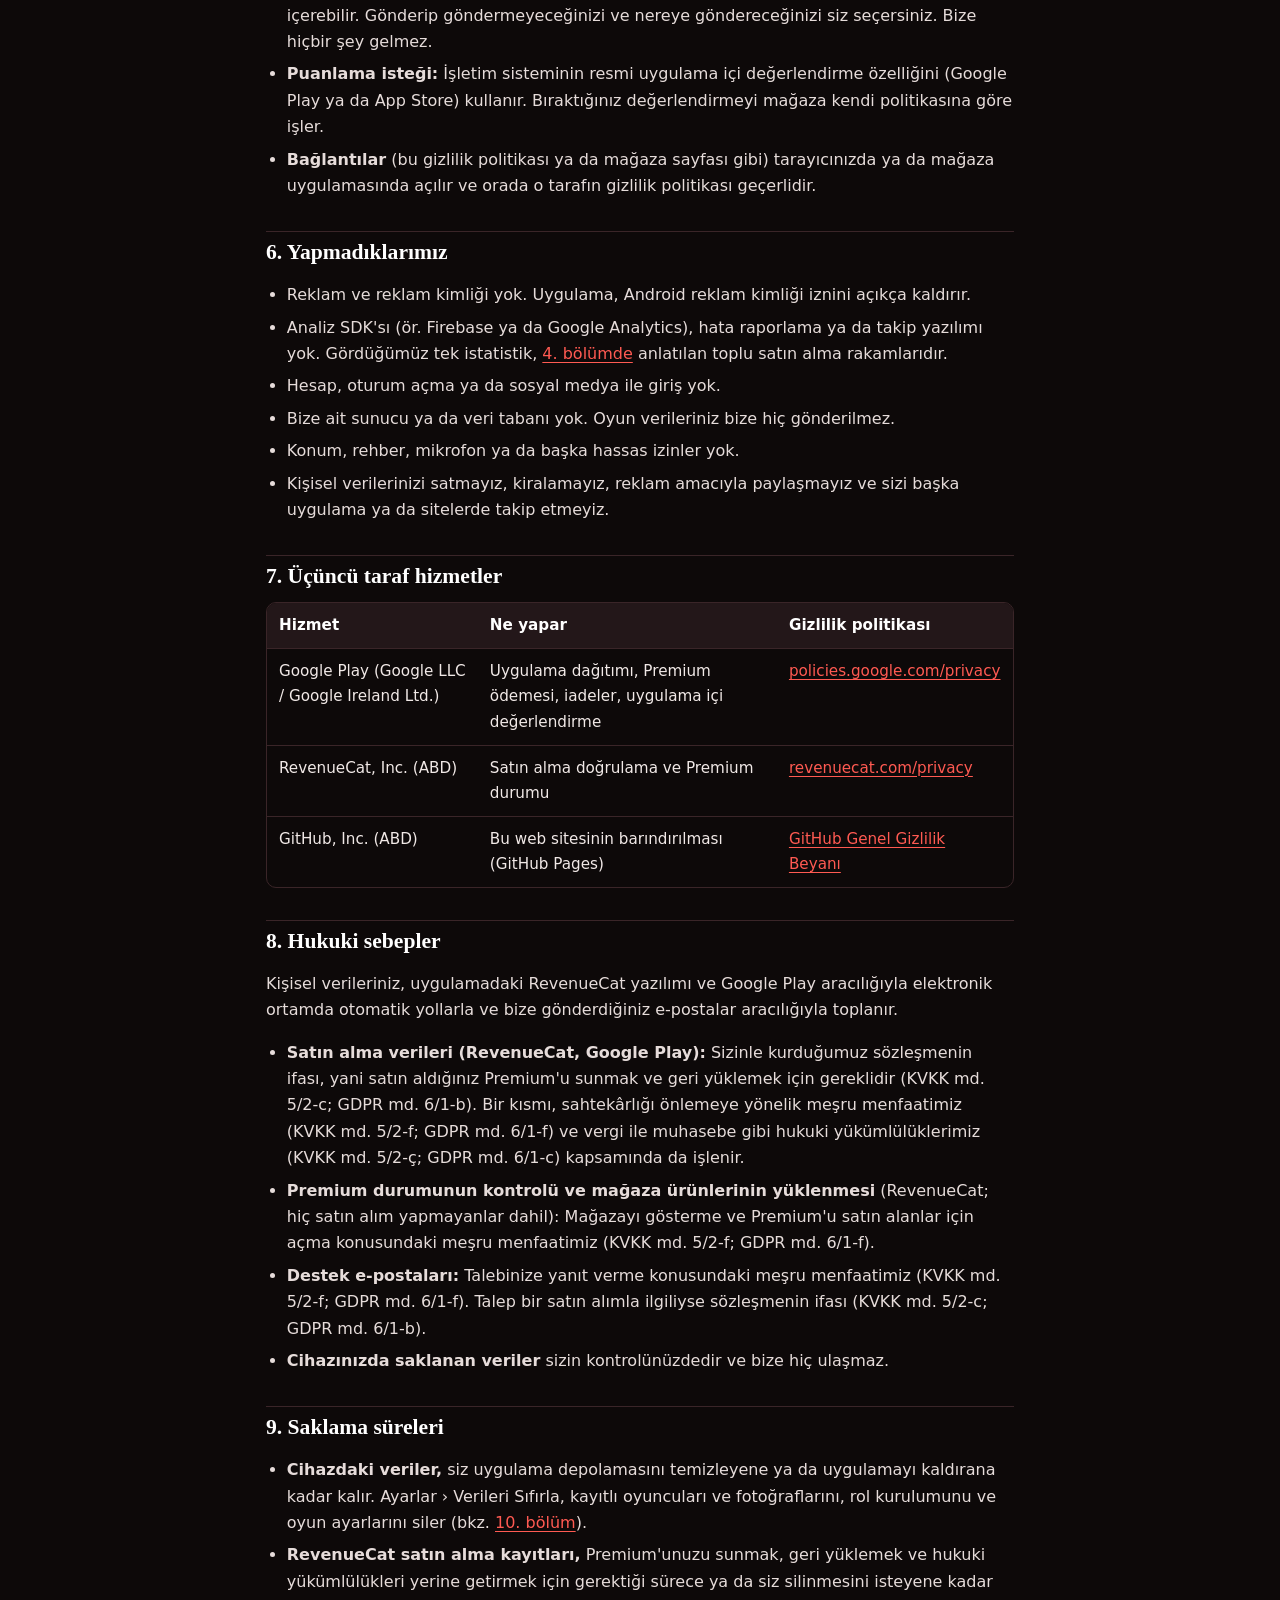
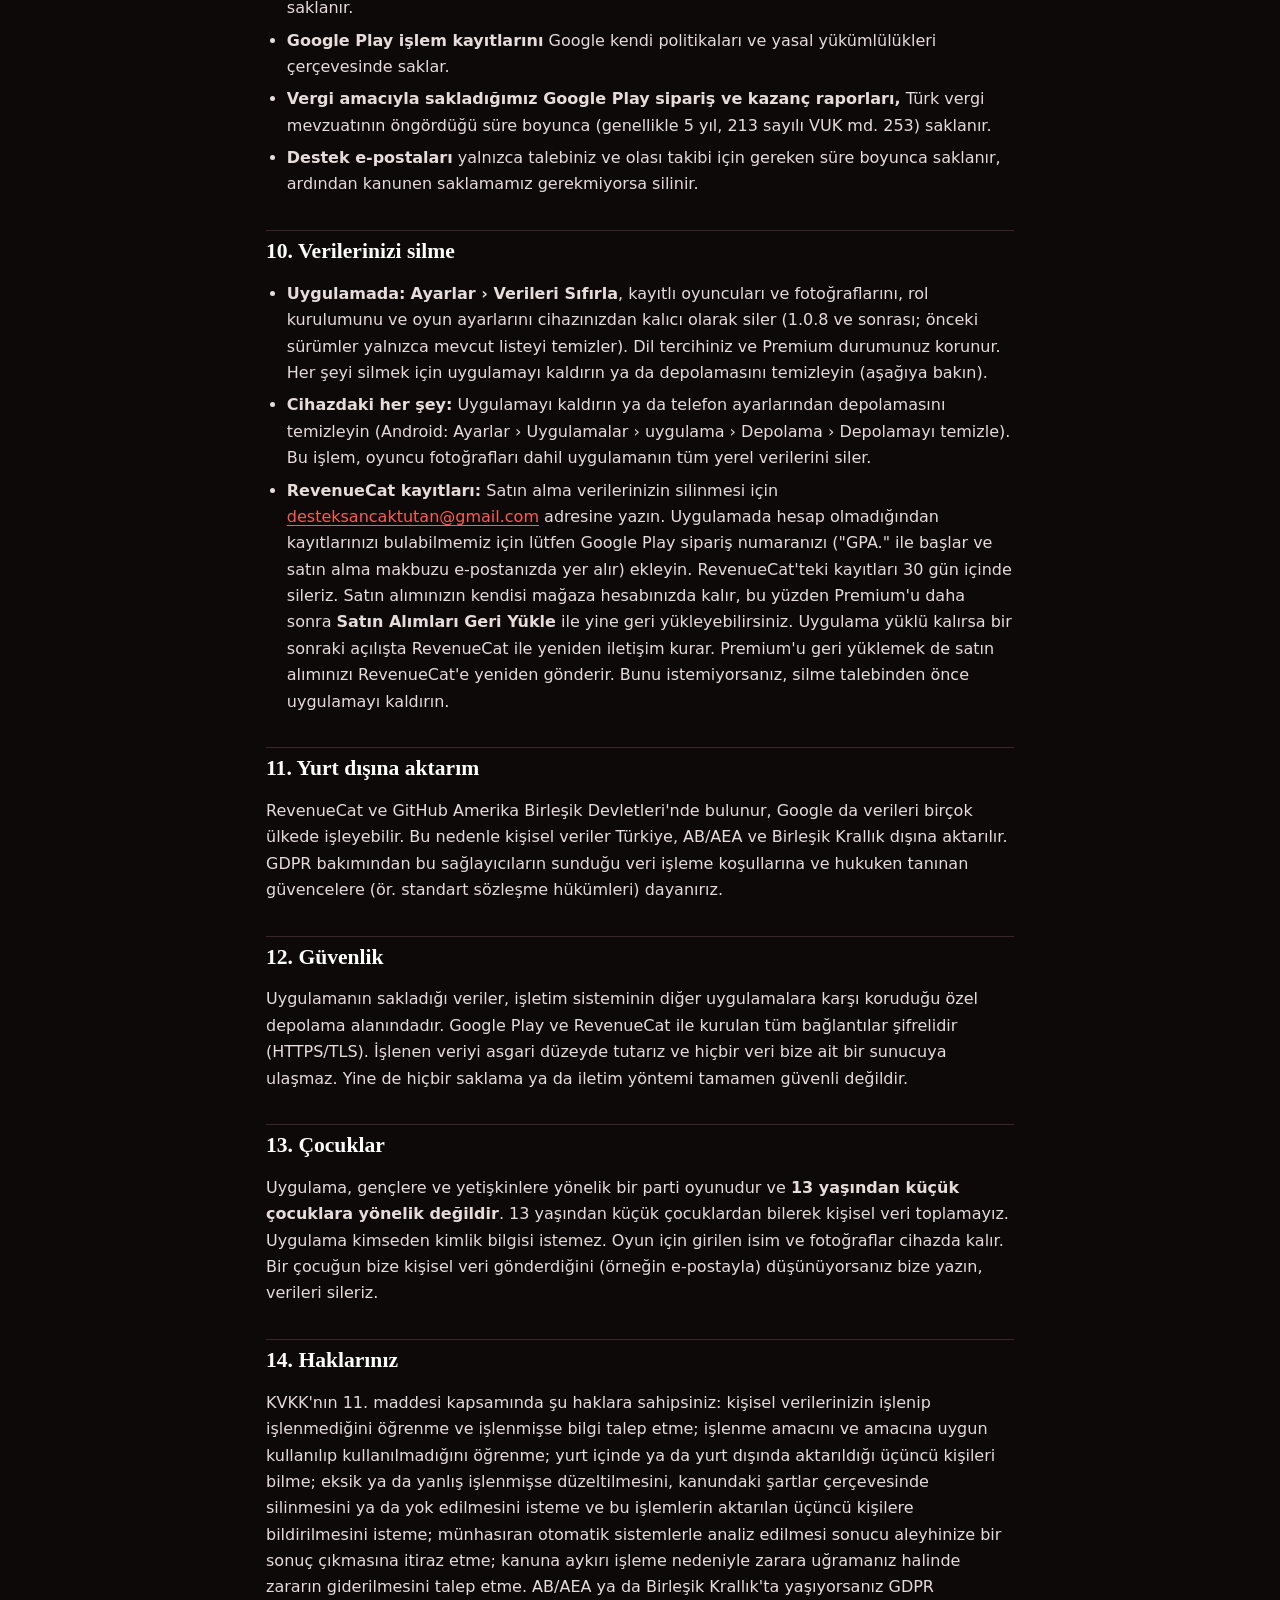
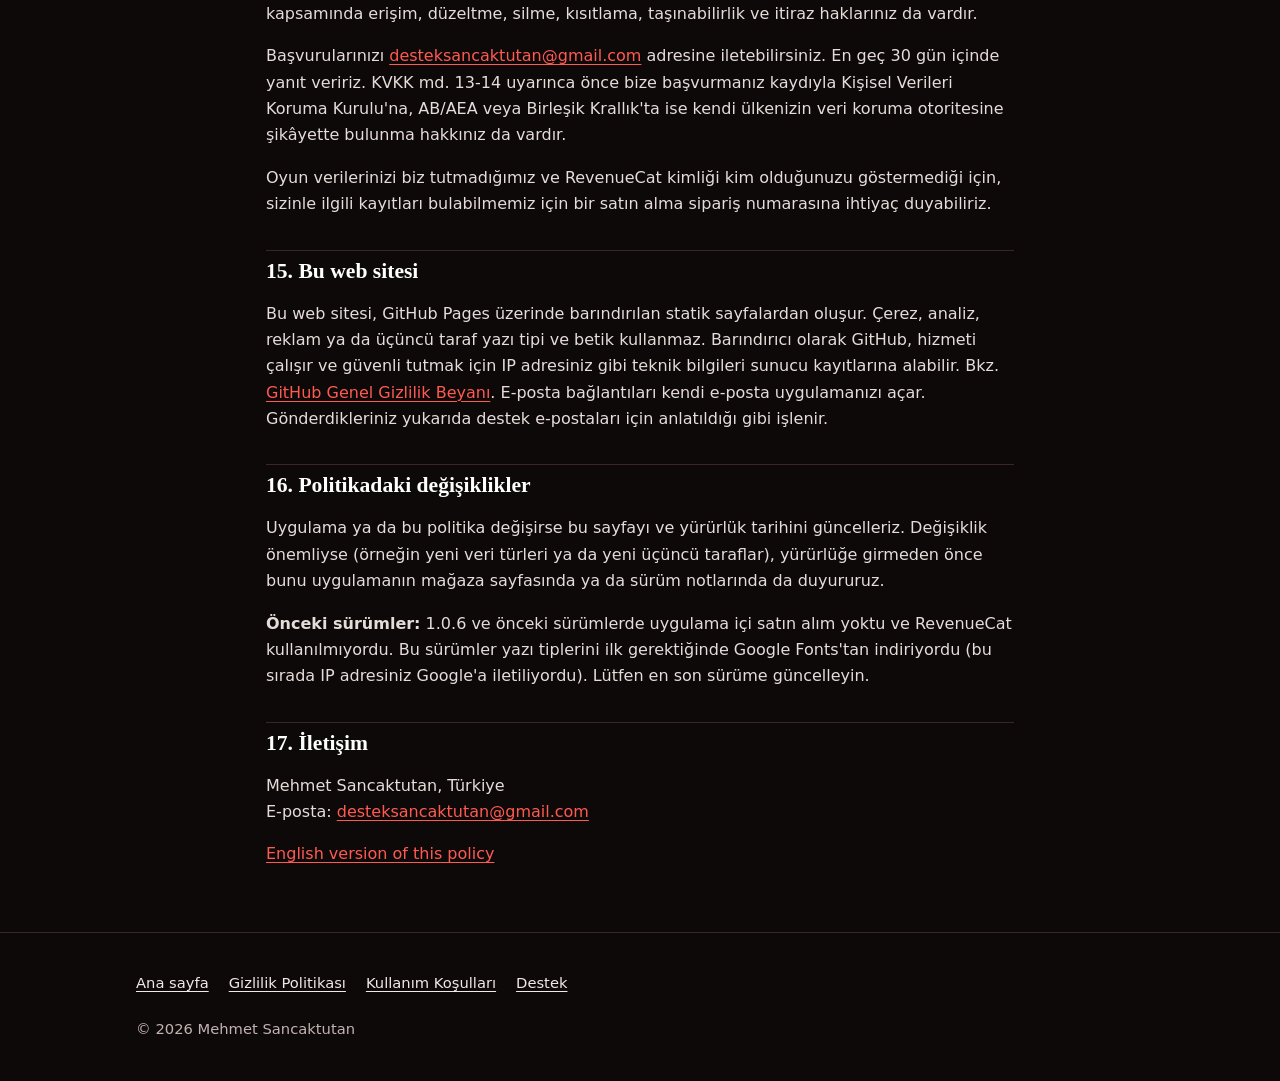
<file: tr/privacy.html>
<!DOCTYPE html>
<html lang="tr">
<head>
<meta charset="utf-8">
<meta name="viewport" content="width=device-width, initial-scale=1">
<title>Gizlilik Politikası – Vampir Köylü: Kurt Adam Oyunu</title>
<meta name="description" content="Vampir Köylü: Kurt Adam Oyunu uygulamasının gizlilik politikası. Reklam, analiz SDK'sı ve hesap yoktur, oyun verileri cihazınızda kalır. Satın alımlar Google Play ve RevenueCat üzerinden işlenir.">
<link rel="canonical" href="https://mehmetsancaktutan.github.io/support-website1/tr/privacy.html">
<link rel="alternate" hreflang="en" href="https://mehmetsancaktutan.github.io/support-website1/privacy.html">
<link rel="alternate" hreflang="tr" href="https://mehmetsancaktutan.github.io/support-website1/tr/privacy.html">
<link rel="alternate" hreflang="x-default" href="https://mehmetsancaktutan.github.io/support-website1/privacy.html">
<meta name="theme-color" content="#0d0909">
<meta name="robots" content="index, follow">
<meta property="og:type" content="article">
<meta property="og:site_name" content="Vampir Köylü">
<meta property="og:title" content="Gizlilik Politikası – Vampir Köylü: Kurt Adam Oyunu">
<meta property="og:description" content="Reklam yok, analiz SDK'sı yok, hesap yok. Oyun verileri cihazınızda kalır.">
<meta property="og:url" content="https://mehmetsancaktutan.github.io/support-website1/tr/privacy.html">
<meta property="og:image" content="https://mehmetsancaktutan.github.io/support-website1/assets/og-image.jpg">
<meta property="og:locale" content="tr_TR">
<meta property="og:locale:alternate" content="en_US">
<link rel="icon" type="image/png" sizes="32x32" href="../assets/favicon-32.png">
<link rel="icon" type="image/png" sizes="192x192" href="../assets/icon-192.png">
<link rel="apple-touch-icon" href="../assets/apple-touch-icon.png">
<link rel="stylesheet" href="../assets/site.css">
</head>
<body>
<a class="skip-link" href="#main">İçeriğe geç</a>
<header class="site-header">
  <div class="wrap">
    <a class="brand" href="./"><img src="../assets/favicon-32.png" alt="" width="32" height="32">Vampir Köylü</a>
    <nav class="header-nav" aria-label="Ana menü">
      <ul>
        <li><a href="./">Ana sayfa</a></li>
        <li><a href="privacy.html" aria-current="page">Gizlilik</a></li>
        <li><a href="terms.html">Koşullar</a></li>
      </ul>
      <p class="lang"><a href="../privacy.html" hreflang="en" lang="en" title="English">EN</a><span class="sep" aria-hidden="true">|</span><span aria-current="true" lang="tr">TR</span></p>
    </nav>
  </div>
</header>

<main id="main" class="legal">
  <div class="wrap narrow">
    <h1>Gizlilik Politikası</h1>
    <p class="meta">Yürürlük tarihi: 26 Eylül 2026</p>

    <p>Bu politika, <strong>Vampir Köylü: Kurt Adam Oyunu</strong> mobil uygulamasının (İngilizce adı: <em lang="en">Vampire Villager: Werewolf</em>; Android paket adı <code>com.mehmett1.vampirkoylu</code>; aşağıda "uygulama") bilgileri nasıl işlediğini açıklar. Bu web sitesini de kapsar. Bazı cihazlarda uygulama simgesinin altında daha kısa ya da farklı bir ad görünebilir. Bu politika o uygulama için de geçerlidir.</p>

    <div class="callout"><p><strong>Kısaca:</strong> Uygulamada reklam, analiz SDK'sı, hesap ya da bize ait bir sunucu yoktur. Oyuncu isimleri, fotoğraflar ve ayarlar cihazınızda kalır, bize gönderilmez. Uygulamanın gönderdiği tek veri, RevenueCat'in isteğe bağlı Premium satın alımını kontrol etmek, satmak ve geri yüklemek için ihtiyaç duyduğu verilerdir: rastgele bir uygulama kullanıcı kimliği, temel cihaz ve uygulama bilgileri ve satın alım yaparsanız satın alma ayrıntılarınız. Bu gönderim, hiç satın alım yapmasanız da uygulama açıldığında gerçekleşir. Ödemenin kendisini Google Play yürütür.</p></div>

    <nav class="toc" aria-labelledby="icindekiler">
      <h2 id="icindekiler">İçindekiler</h2>
      <ol>
        <li><a href="#biz">Biz kimiz</a></li>
        <li><a href="#cihaz-verisi">Yalnızca cihazınızda saklanan veriler</a></li>
        <li><a href="#izinler">Kamera ve fotoğraflar</a></li>
        <li><a href="#satin-alma">Satın alımlar (Google Play ve RevenueCat)</a></li>
        <li><a href="#sistem-ozellikleri">Paylaşım, puanlama ve bağlantılar</a></li>
        <li><a href="#yapmadiklarimiz">Yapmadıklarımız</a></li>
        <li><a href="#ucuncu-taraflar">Üçüncü taraf hizmetler</a></li>
        <li><a href="#hukuki-sebep">Hukuki sebepler</a></li>
        <li><a href="#saklama">Saklama süreleri</a></li>
        <li><a href="#silme">Verilerinizi silme</a></li>
        <li><a href="#aktarim">Yurt dışına aktarım</a></li>
        <li><a href="#guvenlik">Güvenlik</a></li>
        <li><a href="#cocuklar">Çocuklar</a></li>
        <li><a href="#haklar">Haklarınız</a></li>
        <li><a href="#site">Bu web sitesi</a></li>
        <li><a href="#degisiklikler">Politikadaki değişiklikler</a></li>
        <li><a href="#iletisim">İletişim</a></li>
      </ol>
    </nav>

    <h2 id="biz">1. Biz kimiz</h2>
    <p>Uygulamayı, Türkiye'de yaşayan bireysel geliştirici <strong>Mehmet Sancaktutan</strong> ("biz") geliştirir ve yayınlar. Bu politikada anlatılan sınırlı kişisel veriler için, 6698 sayılı Kişisel Verilerin Korunması Kanunu (KVKK) ve AB ve Birleşik Krallık Genel Veri Koruma Tüzüğü (GDPR) kapsamında veri sorumlusu biziz.</p>
    <p>İletişim: <a href="mailto:desteksancaktutan@gmail.com">desteksancaktutan@gmail.com</a></p>

    <h2 id="cihaz-verisi">2. Yalnızca cihazınızda saklanan veriler</h2>
    <p>Uygulama, oyunu çalıştırmak için aşağıdakileri <strong>yalnızca cihazınızda</strong>, uygulamaya özel depolama alanında (tercihler ve uygulama dosyaları) saklar:</p>
    <ul>
      <li>girdiğiniz oyuncu isimleri ve isteğe bağlı olarak eklediğiniz oyuncu fotoğrafları;</li>
      <li>rol kurulumunuz, oyun ayarlarınız (örneğin tartışma sayacı, anlatıcı modu ve ses düzeyi) ve seçtiğiniz dil;</li>
      <li>tamamlanan oyun sayısı ve son puanlama isteğinin tarihi (sizden çok sık puan istenmesin diye);</li>
      <li>Premium'un açık olup olmadığı ve RevenueCat yazılımının önbelleği (rastgele kullanıcı kimliği ve Premium durumunuz). Bunlar uygulama çevrimdışıyken de çalışsın diye saklanır. Bu kimlik, <a href="#satin-alma">4. bölümde</a> anlatıldığı gibi RevenueCat'e de gönderilir.</li>
    </ul>
    <p>Bu veriler <strong>bize asla gönderilmez</strong> ve bizim bunlara erişimimiz yoktur. Siz silene kadar cihazınızda kalır (bkz. <a href="#silme">Verilerinizi silme</a>). Cihaz yedeklemesini açtıysanız (Android/Google yedeklemesi ya da iCloud), işletim sisteminiz oyuncu isimleri ve fotoğraflar dahil uygulama verilerini Google ya da Apple hesabınızdaki kendi yedeğinize ekleyebilir. Bu yedeklere erişimimiz yoktur. Yedekler cihaz ayarlarınızdan yönetilir. Uygulamanın yazı tipleri uygulamanın içinde gelir, bu yüzden metin gösterilirken ağ isteği yapılmaz.</p>

    <h2 id="izinler">3. Kamera ve fotoğraflar</h2>
    <p>Oyuncuya fotoğraf eklemek isteğe bağlıdır. Eklemeyi seçtiğinizde uygulama, işletim sistemi üzerinden cihazınızın kamerasını ya da fotoğraf seçicisini açar. Çektiğiniz ya da seçtiğiniz fotoğraf uygulamanın özel depolama alanına kopyalanır ve yalnızca o oyuncunun oyun içi avatarı olarak kullanılır. Uygulama kameraya ya da galerinize başka hiçbir zaman erişmez ve fotoğrafları hiçbir yere yüklemez. Android'de uygulama kamera ya da fotoğraf izni istemez; sistemin kamera uygulamasını ve fotoğraf seçicisini kullanır. iOS'ta kamera kullanılmadan önce sistem izninizi ister. Fotoğraf seçici ise uygulamaya tüm galerinize erişim vermeden tek tek fotoğraf seçmenizi sağlar. Kamera iznini vermeyebilir ya da daha sonra cihaz ayarlarından geri alabilirsiniz. Oyun fotoğrafsız da çalışır.</p>

    <h2 id="satin-alma">4. Satın alımlar (Google Play ve RevenueCat)</h2>
    <p>Uygulama ücretsizdir. İsterseniz abonelik içermeyen, tek seferlik bir satın alım olan <strong>Premium</strong>'u alabilirsiniz.</p>
    <ul>
      <li><strong>Ödemeyi</strong> tamamen Google Play (ileride bir iOS sürümü yayınlanırsa Apple) yürütür. Kart ya da diğer ödeme bilgilerinizi hiçbir zaman görmeyiz ve saklamayız. Google, iade ve destek taleplerini yürütebilmemiz için bizimle sipariş numarası, ürün, fiyat, tarih ve ülke gibi sınırlı işlem bilgilerini paylaşır.</li>
      <li><strong>Satın alma doğrulama.</strong> Satın alımları doğrulamak ve Premium'un etkin olup olmadığını takip etmek için <strong>RevenueCat</strong> (RevenueCat, Inc., ABD) hizmetini kullanırız. Uygulama açıldığında ve Premium'u satın aldığınızda ya da geri yüklediğinizde, uygulamadaki RevenueCat yazılımı RevenueCat sunucularıyla iletişim kurar. RevenueCat şunları alır:
        <ul>
          <li>RevenueCat yazılımının rastgele oluşturduğu bir <strong>uygulama kullanıcı kimliği</strong>. Uygulamada hesap olmadığı için bu kimlik adınızı, e-postanızı ya da herhangi bir hesabı içermez, ancak satın alımlarınızla ilişkilendirildiği için yine de kişisel veri sayılır;</li>
          <li><strong>satın alma verileri</strong>: ürün, fiyat ve para birimi, mağazanın satın alma belirteci (<span lang="en">purchase token</span>) ya da işlem numarası, satın alma ve bitiş zaman damgaları;</li>
          <li><strong>temel cihaz ve uygulama bilgileri</strong>: işletim sistemi ve sürümü, uygulama sürümü, cihaz dili/ülkesi;</li>
          <li>her normal internet isteğinde olduğu gibi <strong>IP adresiniz</strong>.</li>
        </ul>
      </li>
      <li><strong>Amaç:</strong> Parasını ödediğiniz Premium içeriği sunmak, mağaza hesabınız aracılığıyla diğer cihazlarınıza geri yüklemek ve satın alma sahtekârlığını önlemek. RevenueCat bu verileri bizim adımıza, hizmet sağlayıcı olarak işler. Bu verileri reklam ya da profil çıkarma için kullanmayız. RevenueCat ayrıca bize toplu satın alma istatistikleri sunar (örneğin Premium satın alım sayısı ve ülkelere göre gelir). Bunları yalnızca uygulamanın nasıl gittiğini anlamak için kullanırız. Hiçbir zaman reklam için kullanmaz ve başka verilerle birleştirmeyiz.</li>
    </ul>
    <p>Bu veriler Premium'u satın almak ve geri yüklemek için gereklidir. Bunlar olmadan satın alım tamamlanamaz, ancak ücretsiz oyun tamamen çalışır.</p>
    <p>Hiç satın alım yapmasanız da uygulama, Premium durumunu kontrol ederken ve mağaza ürünlerini yüklerken yukarıdaki rastgele kullanıcı kimliğini ve temel cihaz/uygulama bilgilerini RevenueCat'e gönderir.</p>

    <h2 id="sistem-ozellikleri">5. Paylaşım, puanlama ve bağlantılar</h2>
    <ul>
      <li><strong>Paylaş düğmesi:</strong> İşletim sisteminin paylaşım penceresini kısa bir metin ve mağaza bağlantısıyla açar. Oyun sonunda bu metin sonucu (örneğin kazanan oyuncunun adını) içerebilir. Gönderip göndermeyeceğinizi ve nereye göndereceğinizi siz seçersiniz. Bize hiçbir şey gelmez.</li>
      <li><strong>Puanlama isteği:</strong> İşletim sisteminin resmi uygulama içi değerlendirme özelliğini (Google Play ya da App Store) kullanır. Bıraktığınız değerlendirmeyi mağaza kendi politikasına göre işler.</li>
      <li><strong>Bağlantılar</strong> (bu gizlilik politikası ya da mağaza sayfası gibi) tarayıcınızda ya da mağaza uygulamasında açılır ve orada o tarafın gizlilik politikası geçerlidir.</li>
    </ul>

    <h2 id="yapmadiklarimiz">6. Yapmadıklarımız</h2>
    <ul>
      <li>Reklam ve reklam kimliği yok. Uygulama, Android reklam kimliği iznini açıkça kaldırır.</li>
      <li>Analiz SDK'sı (ör. Firebase ya da Google Analytics), hata raporlama ya da takip yazılımı yok. Gördüğümüz tek istatistik, <a href="#satin-alma">4. bölümde</a> anlatılan toplu satın alma rakamlarıdır.</li>
      <li>Hesap, oturum açma ya da sosyal medya ile giriş yok.</li>
      <li>Bize ait sunucu ya da veri tabanı yok. Oyun verileriniz bize hiç gönderilmez.</li>
      <li>Konum, rehber, mikrofon ya da başka hassas izinler yok.</li>
      <li>Kişisel verilerinizi satmayız, kiralamayız, reklam amacıyla paylaşmayız ve sizi başka uygulama ya da sitelerde takip etmeyiz.</li>
    </ul>

    <h2 id="ucuncu-taraflar">7. Üçüncü taraf hizmetler</h2>
    <div class="table-wrap" role="region" tabindex="0" aria-label="Üçüncü taraf hizmetler">
      <table>
        <caption class="visually-hidden">Uygulamanın kullandığı üçüncü taraf hizmetler</caption>
        <thead><tr><th scope="col">Hizmet</th><th scope="col">Ne yapar</th><th scope="col">Gizlilik politikası</th></tr></thead>
        <tbody>
          <tr><td>Google Play (Google LLC / Google Ireland Ltd.)</td><td>Uygulama dağıtımı, Premium ödemesi, iadeler, uygulama içi değerlendirme</td><td><a href="https://policies.google.com/privacy?hl=tr" rel="noopener">policies.google.com/privacy</a></td></tr>
          <tr><td>RevenueCat, Inc. (ABD)</td><td>Satın alma doğrulama ve Premium durumu</td><td><a href="https://www.revenuecat.com/privacy" rel="noopener">revenuecat.com/privacy</a></td></tr>
          <tr><td>GitHub, Inc. (ABD)</td><td>Bu web sitesinin barındırılması (GitHub Pages)</td><td><a href="https://docs.github.com/en/site-policy/privacy-policies/github-general-privacy-statement" rel="noopener">GitHub Genel Gizlilik Beyanı</a></td></tr>
        </tbody>
      </table>
    </div>

    <h2 id="hukuki-sebep">8. Hukuki sebepler</h2>
    <p>Kişisel verileriniz, uygulamadaki RevenueCat yazılımı ve Google Play aracılığıyla elektronik ortamda otomatik yollarla ve bize gönderdiğiniz e-postalar aracılığıyla toplanır.</p>
    <ul>
      <li><strong>Satın alma verileri (RevenueCat, Google Play):</strong> Sizinle kurduğumuz sözleşmenin ifası, yani satın aldığınız Premium'u sunmak ve geri yüklemek için gereklidir (KVKK md. 5/2-c; GDPR md. 6/1-b). Bir kısmı, sahtekârlığı önlemeye yönelik meşru menfaatimiz (KVKK md. 5/2-f; GDPR md. 6/1-f) ve vergi ile muhasebe gibi hukuki yükümlülüklerimiz (KVKK md. 5/2-ç; GDPR md. 6/1-c) kapsamında da işlenir.</li>
      <li><strong>Premium durumunun kontrolü ve mağaza ürünlerinin yüklenmesi</strong> (RevenueCat; hiç satın alım yapmayanlar dahil): Mağazayı gösterme ve Premium'u satın alanlar için açma konusundaki meşru menfaatimiz (KVKK md. 5/2-f; GDPR md. 6/1-f).</li>
      <li><strong>Destek e-postaları:</strong> Talebinize yanıt verme konusundaki meşru menfaatimiz (KVKK md. 5/2-f; GDPR md. 6/1-f). Talep bir satın alımla ilgiliyse sözleşmenin ifası (KVKK md. 5/2-c; GDPR md. 6/1-b).</li>
      <li><strong>Cihazınızda saklanan veriler</strong> sizin kontrolünüzdedir ve bize hiç ulaşmaz.</li>
    </ul>

    <h2 id="saklama">9. Saklama süreleri</h2>
    <ul>
      <li><strong>Cihazdaki veriler,</strong> siz uygulama depolamasını temizleyene ya da uygulamayı kaldırana kadar kalır. Ayarlar › Verileri Sıfırla, kayıtlı oyuncuları ve fotoğraflarını, rol kurulumunu ve oyun ayarlarını siler (bkz. <a href="#silme">10. bölüm</a>).</li>
      <li><strong>RevenueCat satın alma kayıtları,</strong> Premium'unuzu sunmak, geri yüklemek ve hukuki yükümlülükleri yerine getirmek için gerektiği sürece ya da siz silinmesini isteyene kadar saklanır.</li>
      <li><strong>Google Play işlem kayıtlarını</strong> Google kendi politikaları ve yasal yükümlülükleri çerçevesinde saklar.</li>
      <li><strong>Vergi amacıyla sakladığımız Google Play sipariş ve kazanç raporları,</strong> Türk vergi mevzuatının öngördüğü süre boyunca (genellikle 5 yıl, 213 sayılı VUK md. 253) saklanır.</li>
      <li><strong>Destek e-postaları</strong> yalnızca talebiniz ve olası takibi için gereken süre boyunca saklanır, ardından kanunen saklamamız gerekmiyorsa silinir.</li>
    </ul>

    <h2 id="silme">10. Verilerinizi silme</h2>
    <ul>
      <li><strong>Uygulamada:</strong> <strong>Ayarlar › Verileri Sıfırla</strong>, kayıtlı oyuncuları ve fotoğraflarını, rol kurulumunu ve oyun ayarlarını cihazınızdan kalıcı olarak siler (1.0.8 ve sonrası; önceki sürümler yalnızca mevcut listeyi temizler). Dil tercihiniz ve Premium durumunuz korunur. Her şeyi silmek için uygulamayı kaldırın ya da depolamasını temizleyin (aşağıya bakın).</li>
      <li><strong>Cihazdaki her şey:</strong> Uygulamayı kaldırın ya da telefon ayarlarından depolamasını temizleyin (Android: Ayarlar › Uygulamalar › uygulama › Depolama › Depolamayı temizle). Bu işlem, oyuncu fotoğrafları dahil uygulamanın tüm yerel verilerini siler.</li>
      <li><strong>RevenueCat kayıtları:</strong> Satın alma verilerinizin silinmesi için <a href="mailto:desteksancaktutan@gmail.com">desteksancaktutan@gmail.com</a> adresine yazın. Uygulamada hesap olmadığından kayıtlarınızı bulabilmemiz için lütfen Google Play sipariş numaranızı ("GPA." ile başlar ve satın alma makbuzu e-postanızda yer alır) ekleyin. RevenueCat'teki kayıtları 30 gün içinde sileriz. Satın alımınızın kendisi mağaza hesabınızda kalır, bu yüzden Premium'u daha sonra <strong>Satın Alımları Geri Yükle</strong> ile yine geri yükleyebilirsiniz. Uygulama yüklü kalırsa bir sonraki açılışta RevenueCat ile yeniden iletişim kurar. Premium'u geri yüklemek de satın alımınızı RevenueCat'e yeniden gönderir. Bunu istemiyorsanız, silme talebinden önce uygulamayı kaldırın.</li>
    </ul>

    <h2 id="aktarim">11. Yurt dışına aktarım</h2>
    <p>RevenueCat ve GitHub Amerika Birleşik Devletleri'nde bulunur, Google da verileri birçok ülkede işleyebilir. Bu nedenle kişisel veriler Türkiye, AB/AEA ve Birleşik Krallık dışına aktarılır. GDPR bakımından bu sağlayıcıların sunduğu veri işleme koşullarına ve hukuken tanınan güvencelere (ör. standart sözleşme hükümleri) dayanırız.</p>

    <h2 id="guvenlik">12. Güvenlik</h2>
    <p>Uygulamanın sakladığı veriler, işletim sisteminin diğer uygulamalara karşı koruduğu özel depolama alanındadır. Google Play ve RevenueCat ile kurulan tüm bağlantılar şifrelidir (HTTPS/TLS). İşlenen veriyi asgari düzeyde tutarız ve hiçbir veri bize ait bir sunucuya ulaşmaz. Yine de hiçbir saklama ya da iletim yöntemi tamamen güvenli değildir.</p>

    <h2 id="cocuklar">13. Çocuklar</h2>
    <p>Uygulama, gençlere ve yetişkinlere yönelik bir parti oyunudur ve <strong>13 yaşından küçük çocuklara yönelik değildir</strong>. 13 yaşından küçük çocuklardan bilerek kişisel veri toplamayız. Uygulama kimseden kimlik bilgisi istemez. Oyun için girilen isim ve fotoğraflar cihazda kalır. Bir çocuğun bize kişisel veri gönderdiğini (örneğin e-postayla) düşünüyorsanız bize yazın, verileri sileriz.</p>

    <h2 id="haklar">14. Haklarınız</h2>
    <p>KVKK'nın 11. maddesi kapsamında şu haklara sahipsiniz: kişisel verilerinizin işlenip işlenmediğini öğrenme ve işlenmişse bilgi talep etme; işlenme amacını ve amacına uygun kullanılıp kullanılmadığını öğrenme; yurt içinde ya da yurt dışında aktarıldığı üçüncü kişileri bilme; eksik ya da yanlış işlenmişse düzeltilmesini, kanundaki şartlar çerçevesinde silinmesini ya da yok edilmesini isteme ve bu işlemlerin aktarılan üçüncü kişilere bildirilmesini isteme; münhasıran otomatik sistemlerle analiz edilmesi sonucu aleyhinize bir sonuç çıkmasına itiraz etme; kanuna aykırı işleme nedeniyle zarara uğramanız halinde zararın giderilmesini talep etme. AB/AEA ya da Birleşik Krallık'ta yaşıyorsanız GDPR kapsamında erişim, düzeltme, silme, kısıtlama, taşınabilirlik ve itiraz haklarınız da vardır.</p>
    <p>Başvurularınızı <a href="mailto:desteksancaktutan@gmail.com">desteksancaktutan@gmail.com</a> adresine iletebilirsiniz. En geç 30 gün içinde yanıt veririz. KVKK md. 13-14 uyarınca önce bize başvurmanız kaydıyla Kişisel Verileri Koruma Kurulu'na, AB/AEA veya Birleşik Krallık'ta ise kendi ülkenizin veri koruma otoritesine şikâyette bulunma hakkınız da vardır.</p>
    <p>Oyun verilerinizi biz tutmadığımız ve RevenueCat kimliği kim olduğunuzu göstermediği için, sizinle ilgili kayıtları bulabilmemiz için bir satın alma sipariş numarasına ihtiyaç duyabiliriz.</p>

    <h2 id="site">15. Bu web sitesi</h2>
    <p>Bu web sitesi, GitHub Pages üzerinde barındırılan statik sayfalardan oluşur. Çerez, analiz, reklam ya da üçüncü taraf yazı tipi ve betik kullanmaz. Barındırıcı olarak GitHub, hizmeti çalışır ve güvenli tutmak için IP adresiniz gibi teknik bilgileri sunucu kayıtlarına alabilir. Bkz. <a href="https://docs.github.com/en/site-policy/privacy-policies/github-general-privacy-statement" rel="noopener">GitHub Genel Gizlilik Beyanı</a>. E-posta bağlantıları kendi e-posta uygulamanızı açar. Gönderdikleriniz yukarıda destek e-postaları için anlatıldığı gibi işlenir.</p>

    <h2 id="degisiklikler">16. Politikadaki değişiklikler</h2>
    <p>Uygulama ya da bu politika değişirse bu sayfayı ve yürürlük tarihini güncelleriz. Değişiklik önemliyse (örneğin yeni veri türleri ya da yeni üçüncü taraflar), yürürlüğe girmeden önce bunu uygulamanın mağaza sayfasında ya da sürüm notlarında da duyururuz.</p>
    <p><strong>Önceki sürümler:</strong> 1.0.6 ve önceki sürümlerde uygulama içi satın alım yoktu ve RevenueCat kullanılmıyordu. Bu sürümler yazı tiplerini ilk gerektiğinde Google Fonts'tan indiriyordu (bu sırada IP adresiniz Google'a iletiliyordu). Lütfen en son sürüme güncelleyin.</p>

    <h2 id="iletisim">17. İletişim</h2>
    <p>Mehmet Sancaktutan, Türkiye<br>E-posta: <a href="mailto:desteksancaktutan@gmail.com">desteksancaktutan@gmail.com</a></p>
    <p><a href="../privacy.html" hreflang="en" lang="en">English version of this policy</a></p>
  </div>
</main>

<footer class="site-footer">
  <div class="wrap">
    <nav aria-label="Alt menü">
      <ul>
        <li><a href="./">Ana sayfa</a></li>
        <li><a href="privacy.html" aria-current="page">Gizlilik Politikası</a></li>
        <li><a href="terms.html">Kullanım Koşulları</a></li>
        <li><a href="mailto:desteksancaktutan@gmail.com">Destek</a></li>
      </ul>
    </nav>
    <p>© 2026 Mehmet Sancaktutan</p>
  </div>
</footer>
</body>
</html>
</file>
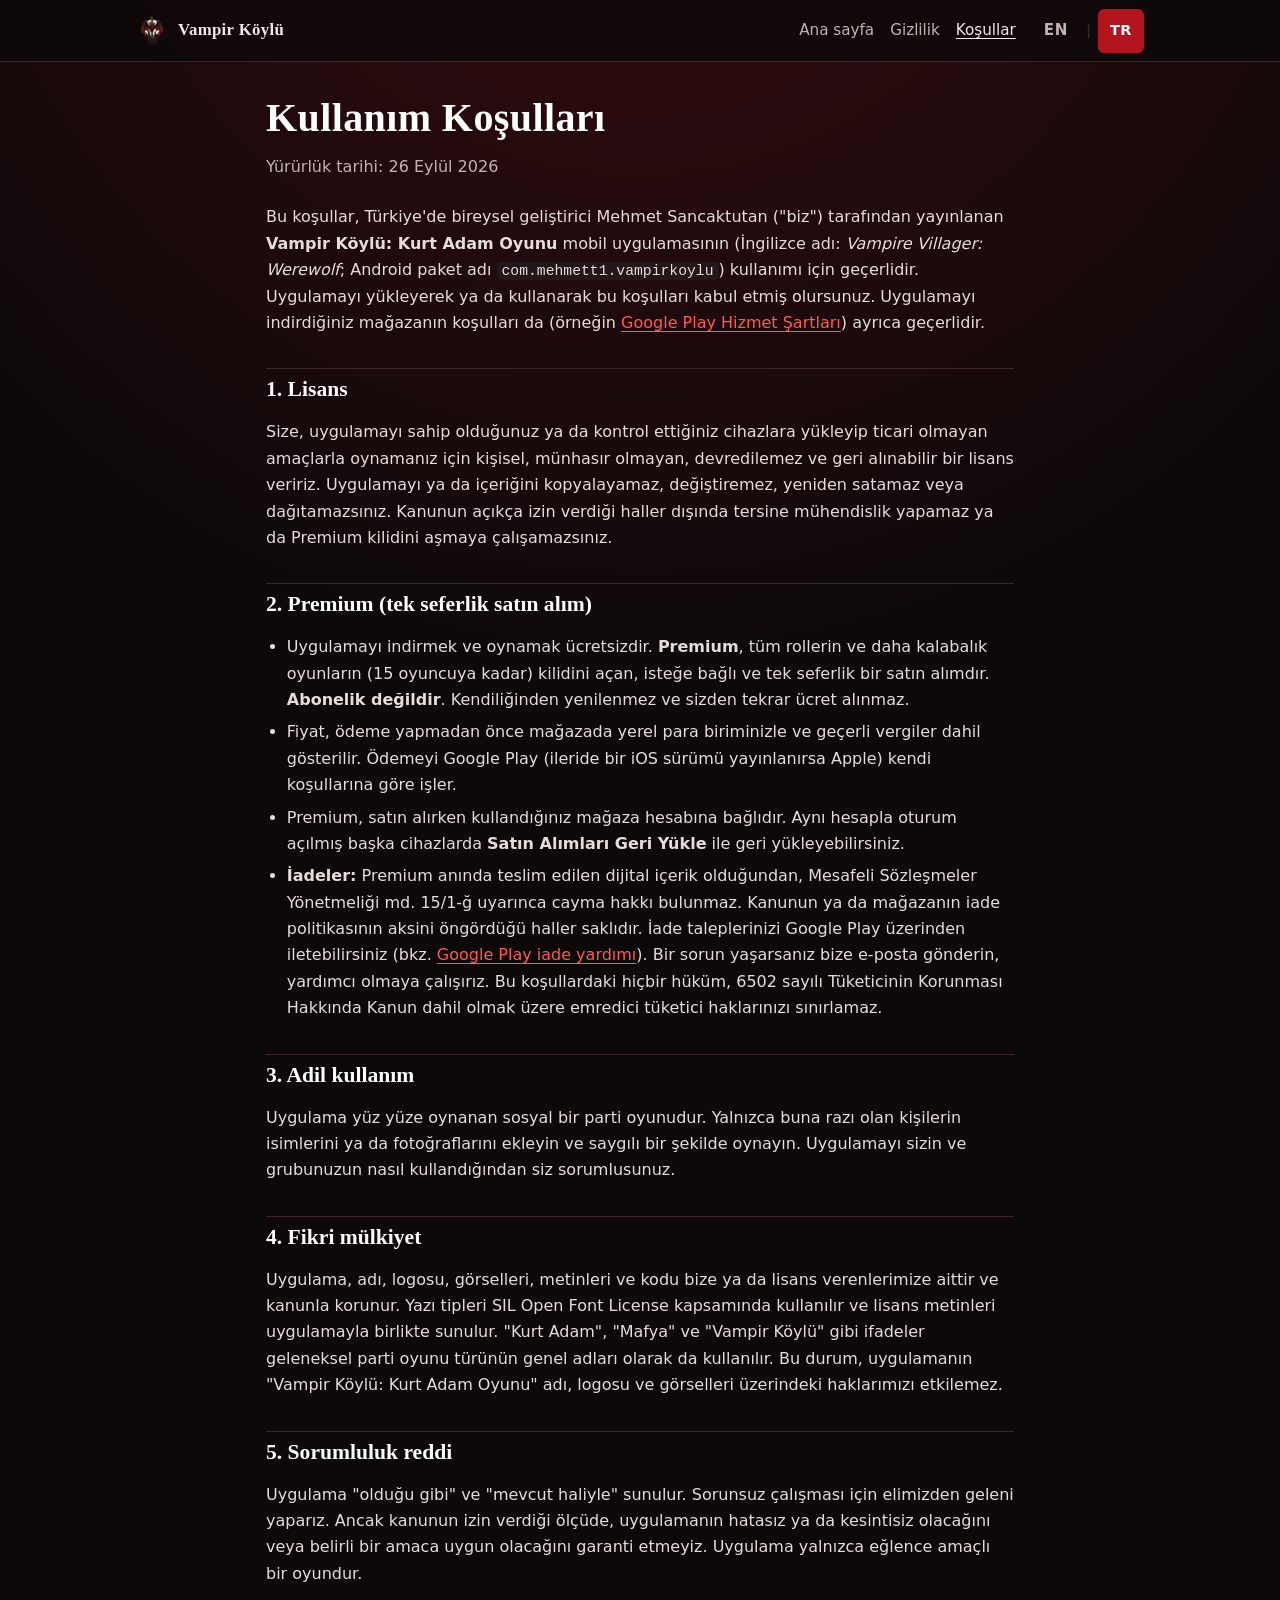
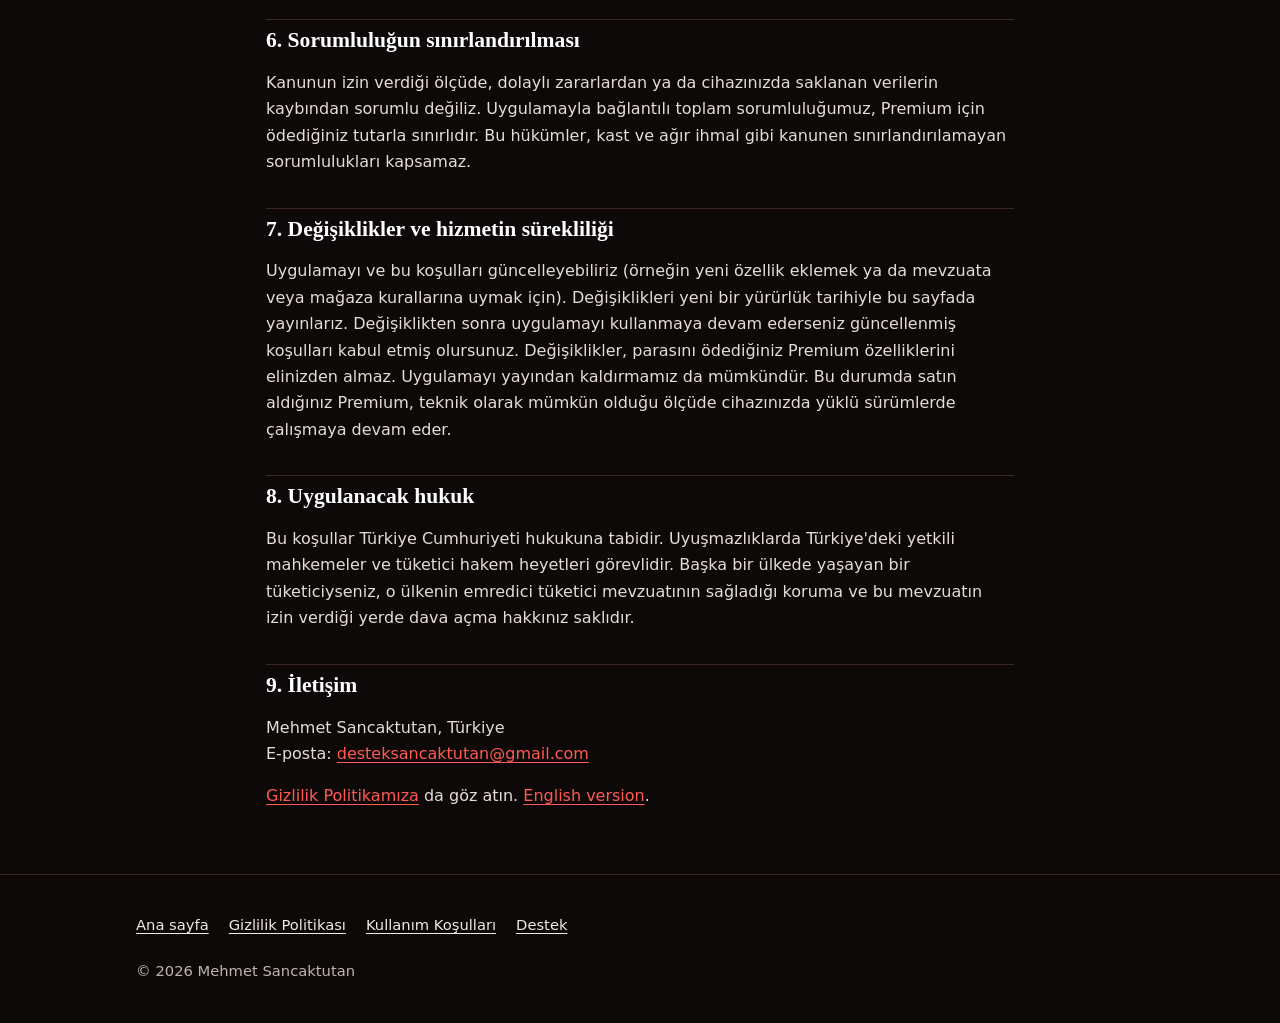
<file: tr/terms.html>
<!DOCTYPE html>
<html lang="tr">
<head>
<meta charset="utf-8">
<meta name="viewport" content="width=device-width, initial-scale=1">
<title>Kullanım Koşulları – Vampir Köylü: Kurt Adam Oyunu</title>
<meta name="description" content="Vampir Köylü: Kurt Adam Oyunu uygulamasının kullanım koşulları: tek seferlik Premium satın alımı, lisans, sorumluluk reddi ve uygulanacak hukuk.">
<link rel="canonical" href="https://mehmetsancaktutan.github.io/support-website1/tr/terms.html">
<link rel="alternate" hreflang="en" href="https://mehmetsancaktutan.github.io/support-website1/terms.html">
<link rel="alternate" hreflang="tr" href="https://mehmetsancaktutan.github.io/support-website1/tr/terms.html">
<link rel="alternate" hreflang="x-default" href="https://mehmetsancaktutan.github.io/support-website1/terms.html">
<meta name="theme-color" content="#0d0909">
<meta name="robots" content="index, follow">
<meta property="og:type" content="article">
<meta property="og:site_name" content="Vampir Köylü">
<meta property="og:title" content="Kullanım Koşulları – Vampir Köylü: Kurt Adam Oyunu">
<meta property="og:description" content="Uygulama ve tek seferlik Premium satın alımı için kullanım koşulları.">
<meta property="og:url" content="https://mehmetsancaktutan.github.io/support-website1/tr/terms.html">
<meta property="og:image" content="https://mehmetsancaktutan.github.io/support-website1/assets/og-image.jpg">
<meta property="og:locale" content="tr_TR">
<meta property="og:locale:alternate" content="en_US">
<link rel="icon" type="image/png" sizes="32x32" href="../assets/favicon-32.png">
<link rel="icon" type="image/png" sizes="192x192" href="../assets/icon-192.png">
<link rel="apple-touch-icon" href="../assets/apple-touch-icon.png">
<link rel="stylesheet" href="../assets/site.css">
</head>
<body>
<a class="skip-link" href="#main">İçeriğe geç</a>
<header class="site-header">
  <div class="wrap">
    <a class="brand" href="./"><img src="../assets/favicon-32.png" alt="" width="32" height="32">Vampir Köylü</a>
    <nav class="header-nav" aria-label="Ana menü">
      <ul>
        <li><a href="./">Ana sayfa</a></li>
        <li><a href="privacy.html">Gizlilik</a></li>
        <li><a href="terms.html" aria-current="page">Koşullar</a></li>
      </ul>
      <p class="lang"><a href="../terms.html" hreflang="en" lang="en" title="English">EN</a><span class="sep" aria-hidden="true">|</span><span aria-current="true" lang="tr">TR</span></p>
    </nav>
  </div>
</header>

<main id="main" class="legal">
  <div class="wrap narrow">
    <h1>Kullanım Koşulları</h1>
    <p class="meta">Yürürlük tarihi: 26 Eylül 2026</p>

    <p>Bu koşullar, Türkiye'de bireysel geliştirici Mehmet Sancaktutan ("biz") tarafından yayınlanan <strong>Vampir Köylü: Kurt Adam Oyunu</strong> mobil uygulamasının (İngilizce adı: <em lang="en">Vampire Villager: Werewolf</em>; Android paket adı <code>com.mehmett1.vampirkoylu</code>) kullanımı için geçerlidir. Uygulamayı yükleyerek ya da kullanarak bu koşulları kabul etmiş olursunuz. Uygulamayı indirdiğiniz mağazanın koşulları da (örneğin <a href="https://play.google.com/about/play-terms/" rel="noopener">Google Play Hizmet Şartları</a>) ayrıca geçerlidir.</p>

    <h2 id="lisans">1. Lisans</h2>
    <p>Size, uygulamayı sahip olduğunuz ya da kontrol ettiğiniz cihazlara yükleyip ticari olmayan amaçlarla oynamanız için kişisel, münhasır olmayan, devredilemez ve geri alınabilir bir lisans veririz. Uygulamayı ya da içeriğini kopyalayamaz, değiştiremez, yeniden satamaz veya dağıtamazsınız. Kanunun açıkça izin verdiği haller dışında tersine mühendislik yapamaz ya da Premium kilidini aşmaya çalışamazsınız.</p>

    <h2 id="premium">2. Premium (tek seferlik satın alım)</h2>
    <ul>
      <li>Uygulamayı indirmek ve oynamak ücretsizdir. <strong>Premium</strong>, tüm rollerin ve daha kalabalık oyunların (15 oyuncuya kadar) kilidini açan, isteğe bağlı ve tek seferlik bir satın alımdır. <strong>Abonelik değildir</strong>. Kendiliğinden yenilenmez ve sizden tekrar ücret alınmaz.</li>
      <li>Fiyat, ödeme yapmadan önce mağazada yerel para biriminizle ve geçerli vergiler dahil gösterilir. Ödemeyi Google Play (ileride bir iOS sürümü yayınlanırsa Apple) kendi koşullarına göre işler.</li>
      <li>Premium, satın alırken kullandığınız mağaza hesabına bağlıdır. Aynı hesapla oturum açılmış başka cihazlarda <strong>Satın Alımları Geri Yükle</strong> ile geri yükleyebilirsiniz.</li>
      <li><strong>İadeler:</strong> Premium anında teslim edilen dijital içerik olduğundan, Mesafeli Sözleşmeler Yönetmeliği md. 15/1-ğ uyarınca cayma hakkı bulunmaz. Kanunun ya da mağazanın iade politikasının aksini öngördüğü haller saklıdır. İade taleplerinizi Google Play üzerinden iletebilirsiniz (bkz. <a href="https://support.google.com/googleplay/answer/2479637?hl=tr" rel="noopener">Google Play iade yardımı</a>). Bir sorun yaşarsanız bize e-posta gönderin, yardımcı olmaya çalışırız. Bu koşullardaki hiçbir hüküm, 6502 sayılı Tüketicinin Korunması Hakkında Kanun dahil olmak üzere emredici tüketici haklarınızı sınırlamaz.</li>
    </ul>

    <h2 id="kullanim">3. Adil kullanım</h2>
    <p>Uygulama yüz yüze oynanan sosyal bir parti oyunudur. Yalnızca buna razı olan kişilerin isimlerini ya da fotoğraflarını ekleyin ve saygılı bir şekilde oynayın. Uygulamayı sizin ve grubunuzun nasıl kullandığından siz sorumlusunuz.</p>

    <h2 id="fikri-mulkiyet">4. Fikri mülkiyet</h2>
    <p>Uygulama, adı, logosu, görselleri, metinleri ve kodu bize ya da lisans verenlerimize aittir ve kanunla korunur. Yazı tipleri SIL Open Font License kapsamında kullanılır ve lisans metinleri uygulamayla birlikte sunulur. "Kurt Adam", "Mafya" ve "Vampir Köylü" gibi ifadeler geleneksel parti oyunu türünün genel adları olarak da kullanılır. Bu durum, uygulamanın "Vampir Köylü: Kurt Adam Oyunu" adı, logosu ve görselleri üzerindeki haklarımızı etkilemez.</p>

    <h2 id="sorumluluk-reddi">5. Sorumluluk reddi</h2>
    <p>Uygulama "olduğu gibi" ve "mevcut haliyle" sunulur. Sorunsuz çalışması için elimizden geleni yaparız. Ancak kanunun izin verdiği ölçüde, uygulamanın hatasız ya da kesintisiz olacağını veya belirli bir amaca uygun olacağını garanti etmeyiz. Uygulama yalnızca eğlence amaçlı bir oyundur.</p>

    <h2 id="sorumluluk-siniri">6. Sorumluluğun sınırlandırılması</h2>
    <p>Kanunun izin verdiği ölçüde, dolaylı zararlardan ya da cihazınızda saklanan verilerin kaybından sorumlu değiliz. Uygulamayla bağlantılı toplam sorumluluğumuz, Premium için ödediğiniz tutarla sınırlıdır. Bu hükümler, kast ve ağır ihmal gibi kanunen sınırlandırılamayan sorumlulukları kapsamaz.</p>

    <h2 id="degisiklikler">7. Değişiklikler ve hizmetin sürekliliği</h2>
    <p>Uygulamayı ve bu koşulları güncelleyebiliriz (örneğin yeni özellik eklemek ya da mevzuata veya mağaza kurallarına uymak için). Değişiklikleri yeni bir yürürlük tarihiyle bu sayfada yayınlarız. Değişiklikten sonra uygulamayı kullanmaya devam ederseniz güncellenmiş koşulları kabul etmiş olursunuz. Değişiklikler, parasını ödediğiniz Premium özelliklerini elinizden almaz. Uygulamayı yayından kaldırmamız da mümkündür. Bu durumda satın aldığınız Premium, teknik olarak mümkün olduğu ölçüde cihazınızda yüklü sürümlerde çalışmaya devam eder.</p>

    <h2 id="hukuk">8. Uygulanacak hukuk</h2>
    <p>Bu koşullar Türkiye Cumhuriyeti hukukuna tabidir. Uyuşmazlıklarda Türkiye'deki yetkili mahkemeler ve tüketici hakem heyetleri görevlidir. Başka bir ülkede yaşayan bir tüketiciyseniz, o ülkenin emredici tüketici mevzuatının sağladığı koruma ve bu mevzuatın izin verdiği yerde dava açma hakkınız saklıdır.</p>

    <h2 id="iletisim">9. İletişim</h2>
    <p>Mehmet Sancaktutan, Türkiye<br>E-posta: <a href="mailto:desteksancaktutan@gmail.com">desteksancaktutan@gmail.com</a></p>
    <p><a href="privacy.html">Gizlilik Politikamıza</a> da göz atın. <a href="../terms.html" hreflang="en" lang="en">English version</a>.</p>
  </div>
</main>

<footer class="site-footer">
  <div class="wrap">
    <nav aria-label="Alt menü">
      <ul>
        <li><a href="./">Ana sayfa</a></li>
        <li><a href="privacy.html">Gizlilik Politikası</a></li>
        <li><a href="terms.html" aria-current="page">Kullanım Koşulları</a></li>
        <li><a href="mailto:desteksancaktutan@gmail.com">Destek</a></li>
      </ul>
    </nav>
    <p>© 2026 Mehmet Sancaktutan</p>
  </div>
</footer>
</body>
</html>
</file>
<file: assets/site.css>
/* Vampire Villager: static site styles. No external requests. */
:root {
  color-scheme: dark;
  --bg: #0d0909;
  --bg-2: #150d0e;
  --surface: #1b1214;
  --surface-2: #231719;
  --line: #3a2528;
  --text: #f1e9e7;
  --muted: #c2b3b1;
  --accent: #ff5a52;        /* links/highlights: 6.4:1 on --bg */
  --accent-strong: #b3141d; /* button fill: white text 6.9:1 */
  --accent-hover: #cf1b25;
  --moon: #eadfcf;
  --radius: 14px;
  --gutter: 16px;
  --maxw: 1040px;
  --serif: "Iowan Old Style", "Palatino Linotype", Palatino, "Book Antiqua", Georgia, "Times New Roman", serif;
  --sans: system-ui, -apple-system, "Segoe UI", Roboto, "Helvetica Neue", Arial, "Noto Sans", sans-serif;
}

*, *::before, *::after { box-sizing: border-box; }

html { -webkit-text-size-adjust: 100%; text-size-adjust: 100%; scroll-behavior: smooth; }
@media (prefers-reduced-motion: reduce) { html { scroll-behavior: auto; } *, *::before, *::after { transition: none !important; } }

body {
  margin: 0;
  background: var(--bg);
  background-image: radial-gradient(120% 60% at 50% -10%, #3a0b10 0%, rgba(58, 11, 16, 0) 60%);
  background-repeat: no-repeat;
  color: var(--text);
  font: 400 1rem/1.65 var(--sans);
  overflow-x: hidden;
}

img { max-width: 100%; height: auto; }

a { color: var(--accent); text-underline-offset: 3px; text-decoration-thickness: 1px; }
a:hover { text-decoration-thickness: 2px; }

:focus-visible { outline: 3px solid #ffd166; outline-offset: 3px; border-radius: 6px; }

.skip-link {
  position: absolute; left: var(--gutter); top: -100px; z-index: 100;
  background: #fff; color: #000; padding: 10px 14px; border-radius: 8px; font-weight: 700;
}
.skip-link:focus { top: 12px; }

.wrap { width: 100%; max-width: var(--maxw); margin: 0 auto; padding: 0 var(--gutter); }
.narrow { max-width: 780px; }

/* Header */
.site-header { border-bottom: 1px solid var(--line); background: rgba(13, 9, 9, .85); }
.site-header .wrap {
  display: flex; align-items: center; justify-content: space-between; gap: 12px;
  min-height: 60px; flex-wrap: wrap; padding-top: 8px; padding-bottom: 8px;
}
.brand { display: inline-flex; align-items: center; gap: 10px; color: var(--text); text-decoration: none; font: 700 1.05rem/1.2 var(--serif); letter-spacing: .02em; }
.brand img { width: 32px; height: 32px; }
.brand:hover { color: #fff; }
.header-nav { display: flex; align-items: center; gap: 4px 16px; flex-wrap: wrap; }
.header-nav ul { list-style: none; display: flex; flex-wrap: wrap; gap: 4px 16px; margin: 0; padding: 0; }
.header-nav a { color: var(--muted); text-decoration: none; font-size: .95rem; padding: 6px 0; display: inline-block; }
.header-nav a:hover, .header-nav a[aria-current="page"] { color: var(--text); text-decoration: underline; }
.lang { margin: 0; display: inline-flex; align-items: center; gap: 6px; font-size: .9rem; font-weight: 700; letter-spacing: .04em; }
.lang a, .lang span[aria-current] { padding: 10px 12px; min-height: 44px; display: inline-flex; align-items: center; border-radius: 6px; text-decoration: none; }
.lang a { color: var(--muted); }
.lang a:hover { color: var(--text); background: var(--surface-2); }
.lang [aria-current] { color: #fff; background: var(--accent-strong); }
.lang .sep { color: var(--line); }
@media (max-width: 600px) {
  .header-nav { width: 100%; justify-content: space-between; }
  .header-nav ul { gap: 0 16px; }
  .header-nav ul a { padding: 10px 0; }
}

/* Hero */
.hero { text-align: center; padding: 40px 0 48px; }
.hero-logo { width: 240px; height: 240px; display: block; margin: 0 auto 12px; filter: drop-shadow(0 0 28px rgba(200, 20, 30, .35)); }
@media (min-width: 700px) { .hero-logo { width: 300px; height: 300px; } .hero { padding: 56px 0 64px; } }
.eyebrow { color: var(--accent); text-transform: uppercase; letter-spacing: .14em; font-size: .78rem; font-weight: 700; margin: 0 0 8px; }
h1, h2, h3 { font-family: var(--serif); line-height: 1.2; color: #fff; }
h1 { font-size: clamp(2rem, 7vw, 3.2rem); margin: 0 0 12px; letter-spacing: .01em; }
.hero .pitch { font-size: clamp(1.05rem, 3.6vw, 1.3rem); color: var(--muted); max-width: 40ch; margin: 0 auto 28px; }
.cta-row { display: flex; flex-direction: column; align-items: center; gap: 10px; }
.btn-play {
  display: inline-flex; align-items: center; gap: 12px;
  background: var(--accent-strong); color: #fff; text-decoration: none;
  padding: 12px 22px 12px 18px; border-radius: 12px; border: 1px solid #e0333c;
  box-shadow: 0 8px 28px rgba(179, 20, 29, .35);
  transition: background .15s ease, transform .15s ease;
}
.btn-play:hover { background: var(--accent-hover); transform: translateY(-1px); text-decoration: none; }
.btn-play svg { width: 26px; height: 26px; flex: none; }
.btn-play .small { display: block; font-size: .75rem; opacity: .9; line-height: 1.1; text-align: left; }
.btn-play .big { display: block; font-size: 1.15rem; font-weight: 700; line-height: 1.2; text-align: left; }
.cta-note { color: var(--muted); font-size: .9rem; margin: 0; }

/* Sections */
section { padding: 40px 0; }
.section-alt { background: var(--bg-2); border-top: 1px solid var(--line); border-bottom: 1px solid var(--line); }
h2 { font-size: clamp(1.5rem, 5vw, 2rem); margin: 0 0 8px; }
.section-lead { color: var(--muted); margin: 0 0 24px; max-width: 60ch; }

.steps { list-style: none; margin: 0; padding: 0; display: grid; gap: 14px; counter-reset: step; }
.steps li {
  counter-increment: step; position: relative; background: var(--surface); border: 1px solid var(--line);
  border-radius: var(--radius); padding: 16px 16px 16px 64px;
}
.steps li::before {
  content: counter(step); position: absolute; left: 16px; top: 16px; width: 34px; height: 34px; border-radius: 50%;
  display: grid; place-items: center; background: var(--accent-strong); color: #fff; font: 700 1rem/1 var(--serif);
}
.steps h3 { font-size: 1.1rem; margin: 4px 0 4px; }
.steps p { margin: 0; color: var(--muted); }
@media (min-width: 820px) { .steps { grid-template-columns: repeat(5, 1fr); } .steps li { padding: 64px 16px 18px; } }

.features { list-style: none; margin: 0; padding: 0; display: grid; gap: 14px; grid-template-columns: 1fr; }
@media (min-width: 560px) { .features { grid-template-columns: 1fr 1fr; } }
@media (min-width: 900px) { .features { grid-template-columns: repeat(4, 1fr); } }
.features li { background: var(--surface); border: 1px solid var(--line); border-radius: var(--radius); padding: 18px 16px; }
.features .stat { display: block; font: 700 1.6rem/1.1 var(--serif); color: var(--accent); margin-bottom: 6px; }
.features h3 { font-size: 1.05rem; margin: 0 0 4px; }
.features p { margin: 0; color: var(--muted); font-size: .95rem; }

.plans { display: grid; gap: 16px; }
@media (min-width: 720px) { .plans { grid-template-columns: 1fr 1fr; } }
.plan { background: var(--surface); border: 1px solid var(--line); border-radius: var(--radius); padding: 20px; }
.plan.premium { border-color: var(--accent-strong); box-shadow: 0 0 0 1px var(--accent-strong) inset, 0 10px 40px rgba(179, 20, 29, .18); }
.plan h3 { font-size: 1.35rem; margin: 0 0 2px; }
.plan .price { color: var(--muted); margin: 0 0 14px; }
.plan ul { margin: 0; padding-left: 1.2em; }
.plan li { margin: 6px 0; }
.plan .roles { color: var(--muted); font-size: .92rem; margin: 14px 0 0; }
.badge { display: inline-block; background: var(--accent-strong); color: #fff; font-size: .75rem; font-weight: 700; letter-spacing: .06em; text-transform: uppercase; padding: 2px 8px; border-radius: 999px; vertical-align: middle; margin-left: 6px; }

.faq details { background: var(--surface); border: 1px solid var(--line); border-radius: var(--radius); margin: 0 0 10px; }
.faq summary { cursor: pointer; padding: 14px 16px; font-weight: 700; list-style-position: outside; margin-left: 18px; }
.faq summary::marker { color: var(--accent); }
.faq details > div { padding: 0 16px 14px; color: var(--muted); }
.faq details > div p { margin: 0 0 8px; }

.contact-card { background: var(--surface); border: 1px solid var(--line); border-radius: var(--radius); padding: 20px; }
.contact-card p { margin: 0 0 10px; }
.email { font-size: 1.1rem; font-weight: 700; word-break: break-word; }

/* Legal pages */
.legal { padding: 32px 0 48px; }
.legal h1 { font-size: clamp(1.8rem, 6vw, 2.5rem); }
.legal .meta { color: var(--muted); margin: 0 0 24px; }
.legal h2 { font-size: 1.35rem; margin: 32px 0 8px; padding-top: 8px; border-top: 1px solid var(--line); }
.legal h3 { font-size: 1.1rem; margin: 20px 0 6px; }
.legal p, .legal li { color: #e6dcda; }
.legal ul { padding-left: 1.3em; }
.legal li { margin: 6px 0; }
.toc { background: var(--surface); border: 1px solid var(--line); border-radius: var(--radius); padding: 14px 16px; margin: 0 0 8px; }
.toc h2 { border: 0; margin: 0 0 6px; padding: 0; font-size: 1rem; font-family: var(--sans); color: var(--muted); text-transform: uppercase; letter-spacing: .08em; }
.toc ol { margin: 0; padding-left: 1.3em; columns: 1; }
@media (min-width: 640px) { .toc ol { columns: 2; column-gap: 32px; } }
.toc li { margin: 3px 0; break-inside: avoid; }
.toc a { display: inline-block; padding: 6px 0; }
.table-wrap { overflow-x: auto; margin: 12px 0; border: 1px solid var(--line); border-radius: 10px; }
table { border-collapse: collapse; width: 100%; font-size: .95rem; }
th, td { text-align: left; vertical-align: top; padding: 10px 12px; border-bottom: 1px solid var(--line); }
th { background: var(--surface-2); color: #fff; }
tr:last-child td { border-bottom: 0; }
.callout { background: var(--surface); border-left: 4px solid var(--accent-strong); border-radius: 8px; padding: 12px 16px; margin: 16px 0; }
.callout p { margin: 0; }

.visually-hidden { position: absolute !important; width: 1px; height: 1px; padding: 0; margin: -1px; overflow: hidden; clip: rect(0 0 0 0); white-space: nowrap; border: 0; }
code { font-size: .92em; background: var(--surface-2); padding: 1px 5px; border-radius: 4px; word-break: break-all; }

/* Footer */
.site-footer { border-top: 1px solid var(--line); padding: 28px 0 36px; color: var(--muted); font-size: .92rem; }
.site-footer ul { list-style: none; display: flex; flex-wrap: wrap; gap: 0 20px; margin: 0 0 12px; padding: 0; }
.site-footer a { color: var(--text); display: inline-block; padding: 10px 0; }
.site-footer p { margin: 4px 0; }
</file>
